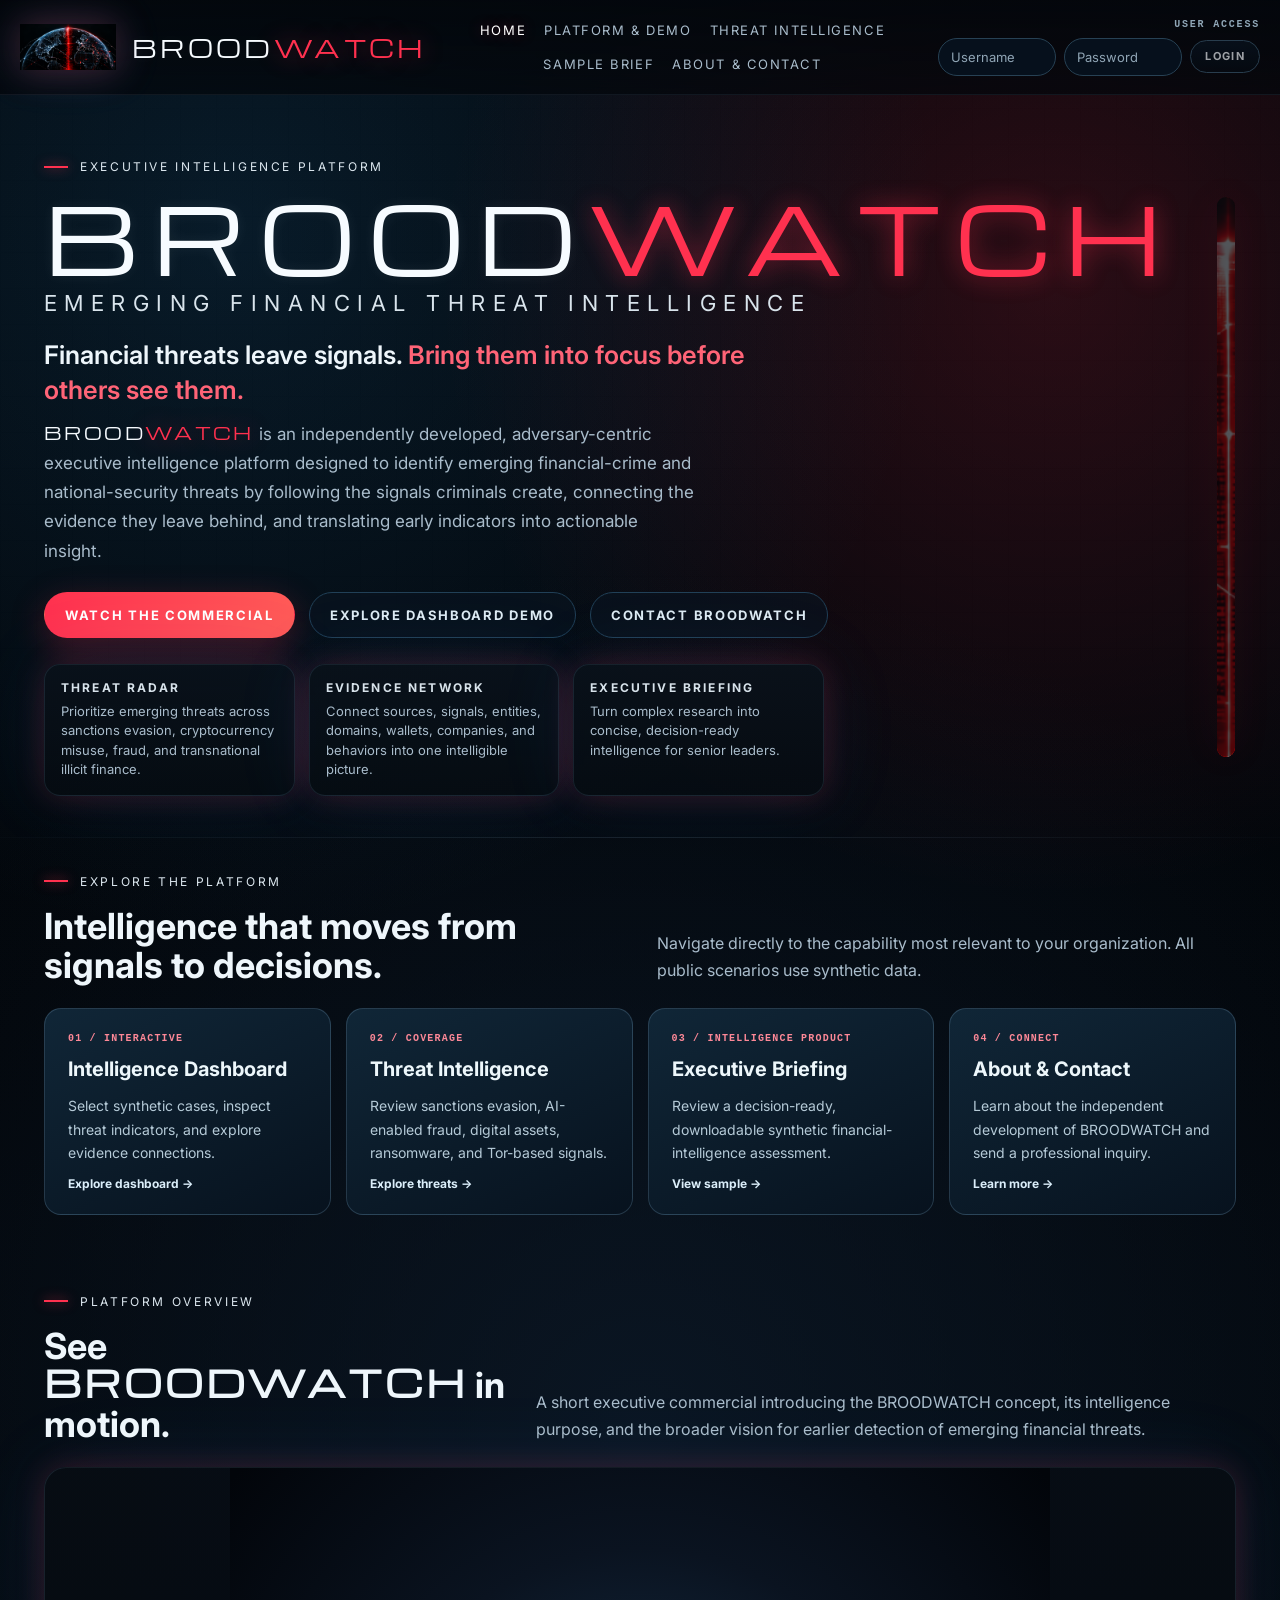
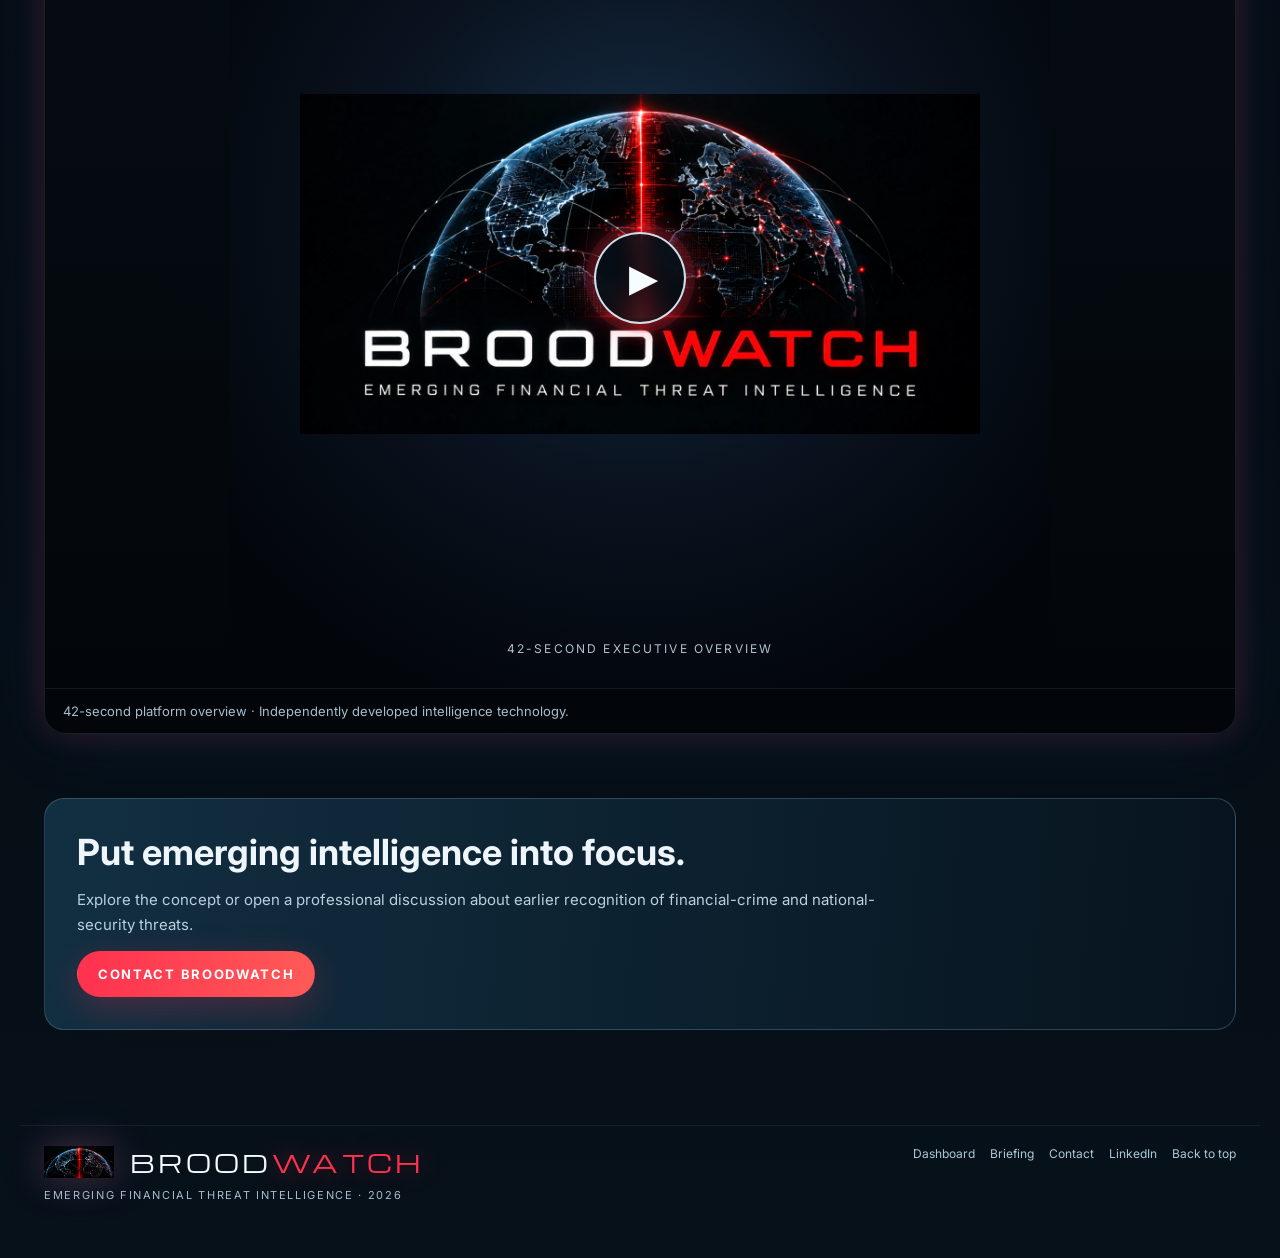
<file: index.html>
<!doctype html>
<html lang="en">
<head>
<meta charset="utf-8">
<meta name="viewport" content="width=device-width, initial-scale=1">
<title>BROODWATCH | Emerging Financial Crime &amp; Threat Intelligence</title>
<meta name="description" content="An independently developed, adversary-centric intelligence concept for anticipating financial crime, sanctions evasion, fraud, and national-security risk.">
<meta name="theme-color" content="#03070c">
<meta name="robots" content="index,follow,max-image-preview:large">
<link rel="canonical" href="https://broodwatch.com/">
<link rel="icon" href="favicon.svg" type="image/svg+xml">
<link rel="sitemap" href="sitemap.xml" type="application/xml">
<meta property="og:type" content="website">
<meta property="og:site_name" content="BROODWATCH">
<meta property="og:locale" content="en_US">
<meta property="og:title" content="BROODWATCH | Emerging Financial Crime &amp; Threat Intelligence">
<meta property="og:description" content="An independently developed, adversary-centric intelligence concept for anticipating financial crime, sanctions evasion, fraud, and national-security risk.">
<meta property="og:url" content="https://broodwatch.com/">
<meta property="og:image" content="https://broodwatch.com/broodwatch-linkedin-official.jpg">
<meta property="og:image:secure_url" content="https://broodwatch.com/broodwatch-linkedin-official.jpg">
<meta property="og:image:alt" content="Official BROODWATCH logo, illuminated blue and red global intelligence globe with white and red wordmark">
<meta property="og:image:type" content="image/jpeg">
<meta property="og:image:width" content="1200">
<meta property="og:image:height" content="627">
<meta name="twitter:card" content="summary_large_image">
<meta name="twitter:title" content="BROODWATCH | Emerging Financial Crime &amp; Threat Intelligence">
<meta name="twitter:description" content="An independently developed, adversary-centric intelligence concept for anticipating financial crime, sanctions evasion, fraud, and national-security risk.">
<meta name="twitter:image" content="https://broodwatch.com/broodwatch-linkedin-official.jpg">
<script type="application/ld+json">{"@context":"https://schema.org","@type":"WebPage","name":"BROODWATCH | Emerging Financial Crime & Threat Intelligence","description":"An independently developed, adversary-centric intelligence concept for anticipating financial crime, sanctions evasion, fraud, and national-security risk.","url":"https://broodwatch.com/","inLanguage":"en-US","isPartOf":{"@type":"WebSite","name":"BROODWATCH","url":"https://broodwatch.com/"}}</script>
<link rel="preconnect" href="https://fonts.googleapis.com">
<link rel="preconnect" href="https://fonts.gstatic.com" crossorigin>
<link href="https://fonts.googleapis.com/css2?family=Inter:wght@400;500;600;700;800;900&family=Michroma&display=swap" rel="stylesheet">
<link rel="stylesheet" href="site.css">
<script src="site.js" defer></script>
</head>
<body id="top">
<a class="skip-link" href="#main-content">Skip to content</a>
<header class="topbar">
    <div class="wrap nav">
      <a class="brand" href="index.html" aria-label="BROODWATCH home">
        <img class="brand-logo" src="broodwatch-globe-header-460.png" alt="BROODWATCH globe logo">
        <span class="brand-wordmark"><span class="brood">BROOD</span><span class="watch">WATCH</span></span>
      </a>
      <nav class="navlinks" aria-label="Primary navigation">
<a href="index.html" aria-current="page">Home</a>
<a href="platform.html">Platform & Demo</a>
<a href="threat-intelligence.html">Threat Intelligence</a>
<a href="sample-briefing.html">Sample Brief</a>
<a href="about.html">About & Contact</a>
</nav>
      <div class="login-shell">
        <div class="login-caption">User access</div>
        <div class="login-form" role="group" aria-label="Future user access, not active">
          <input type="text" placeholder="Username" autocomplete="off" spellcheck="false" aria-label="Username, preview only">
          <input type="password" placeholder="Password" autocomplete="new-password" aria-label="Password, preview only">
          <button type="button" disabled aria-disabled="true" title="User login is not active">Login</button>
        </div>
      </div>
    </div>
  </header>
<main id="main-content">
<section class="hero">
    <div class="wrap hero-grid">
      <div>
        <div class="eyebrow">Executive Intelligence Platform</div>
        <h1 class="hero-wordmark"><span class="brood">BROOD</span><span class="watch">WATCH</span></h1>
        <div class="subbrand">Emerging Financial Threat Intelligence</div>
        <p class="lede">Financial threats leave signals. <span class="red">Bring them into focus before others see them.</span></p>
        <p class="summary"><span class="bw-inline"><span class="brood">BROOD</span><span class="watch">WATCH</span></span> is an independently developed, adversary-centric executive intelligence platform designed to identify emerging financial-crime and national-security threats by following the signals criminals create, connecting the evidence they leave behind, and translating early indicators into actionable insight.</p>
        <div class="actions">
          <a class="btn primary" href="#overview">Watch the commercial</a>
          <a class="btn secondary" href="platform.html#intelligence-demo">Explore dashboard demo</a>
          <a class="btn secondary" href="about.html#contact">Contact BROODWATCH</a>
        </div>
        <div class="highlights">
          <div class="chip"><b>Threat Radar</b><span>Prioritize emerging threats across sanctions evasion, cryptocurrency misuse, fraud, and transnational illicit finance.</span></div>
          <div class="chip"><b>Evidence Network</b><span>Connect sources, signals, entities, domains, wallets, companies, and behaviors into one intelligible picture.</span></div>
          <div class="chip"><b>Executive Briefing</b><span>Turn complex research into concise, decision-ready intelligence for senior leaders.</span></div>
        </div>
      </div>
      <div class="hero-visual" aria-label="BROODWATCH globe — global financial threat intelligence" role="img">
        <img class="hero-globe" src="broodwatch-globe-header-460.png" alt="" aria-hidden="true" decoding="async">
      </div>
    </div>
  </section>
<section class="section site-routes"><div class="wrap"><div class="section-head"><div><div class="eyebrow">Explore the platform</div><h2>Intelligence that moves from signals to decisions.</h2></div><p>Navigate directly to the capability most relevant to your organization. All public scenarios use synthetic data.</p></div><div class="route-grid"><a class="route-card" href="platform.html#intelligence-demo"><span class="route-kicker">01 / Interactive</span><strong>Intelligence Dashboard</strong><span class="route-description">Select synthetic cases, inspect threat indicators, and explore evidence connections.</span><span class="route-action">Explore dashboard →</span></a><a class="route-card" href="threat-intelligence.html"><span class="route-kicker">02 / Coverage</span><strong>Threat Intelligence</strong><span class="route-description">Review sanctions evasion, AI-enabled fraud, digital assets, ransomware, and Tor-based signals.</span><span class="route-action">Explore threats →</span></a><a class="route-card" href="sample-briefing.html"><span class="route-kicker">03 / Intelligence Product</span><strong>Executive Briefing</strong><span class="route-description">Review a decision-ready, downloadable synthetic financial-intelligence assessment.</span><span class="route-action">View sample →</span></a><a class="route-card" href="about.html"><span class="route-kicker">04 / Connect</span><strong>About & Contact</strong><span class="route-description">Learn about the independent development of BROODWATCH and send a professional inquiry.</span><span class="route-action">Learn more →</span></a></div></div></section>
<section class="section" id="overview"><div class="wrap"><div class="section-head"><div><div class="eyebrow">Platform overview</div><h2>See <span class="broodwatch-wordmark wordmark-heading"><span class="brood">BROOD</span><span class="watch">WATCH</span></span> in motion.</h2></div><p>A short executive commercial introducing the BROODWATCH concept, its intelligence purpose, and the broader vision for earlier detection of emerging financial threats.</p></div><div class="video-shell"><div class="video-player"><div class="video-placeholder" aria-label="BROODWATCH commercial preview"><img class="commercial-logo" src="broodwatch-logo-full.webp" alt="Official BROODWATCH globe and red-white logo" loading="lazy"><small>42-second executive overview</small></div><video controls preload="metadata" playsinline poster="broodwatch-logo-full.webp" aria-label="BROODWATCH 42-second commercial"><source src="Broodwatch_LinkedIn_Commercial_42s_v22.mp4" type="video/mp4">Your browser does not support embedded video.</video><button class="video-play" type="button" aria-label="Play the BROODWATCH commercial" title="Play commercial"><span aria-hidden="true">▶</span></button></div><div class="video-note">42-second platform overview · Independently developed intelligence technology.</div></div></div></section>
<section class="page-end-cta"><div class="wrap"><div class="page-end-panel"><h2>Put emerging intelligence into focus.</h2><p>Explore the concept or open a professional discussion about earlier recognition of financial-crime and national-security threats.</p><a href="about.html#contact" class="btn primary">Contact BROODWATCH</a></div></div></section>
</main>
<footer><div class="wrap foot"><div><div class="brand" style="margin-bottom:10px"><img class="brand-logo" src="broodwatch-globe-header-460.png" alt="BROODWATCH globe logo" style="width:70px"><span class="brand-wordmark"><span class="brood">BROOD</span><span class="watch">WATCH</span></span></div><div class="tiny">Emerging financial threat intelligence · <span id="year">2026</span></div></div><div class="site-footer-links"><a href="platform.html">Dashboard</a><a href="sample-briefing.html">Briefing</a><a href="about.html#contact">Contact</a><a href="https://www.linkedin.com/in/todd-porinsky-6a8307349" target="_blank" rel="noopener noreferrer">LinkedIn</a><a href="#top">Back to top</a></div></div></footer>
</body>
</html>
</file>
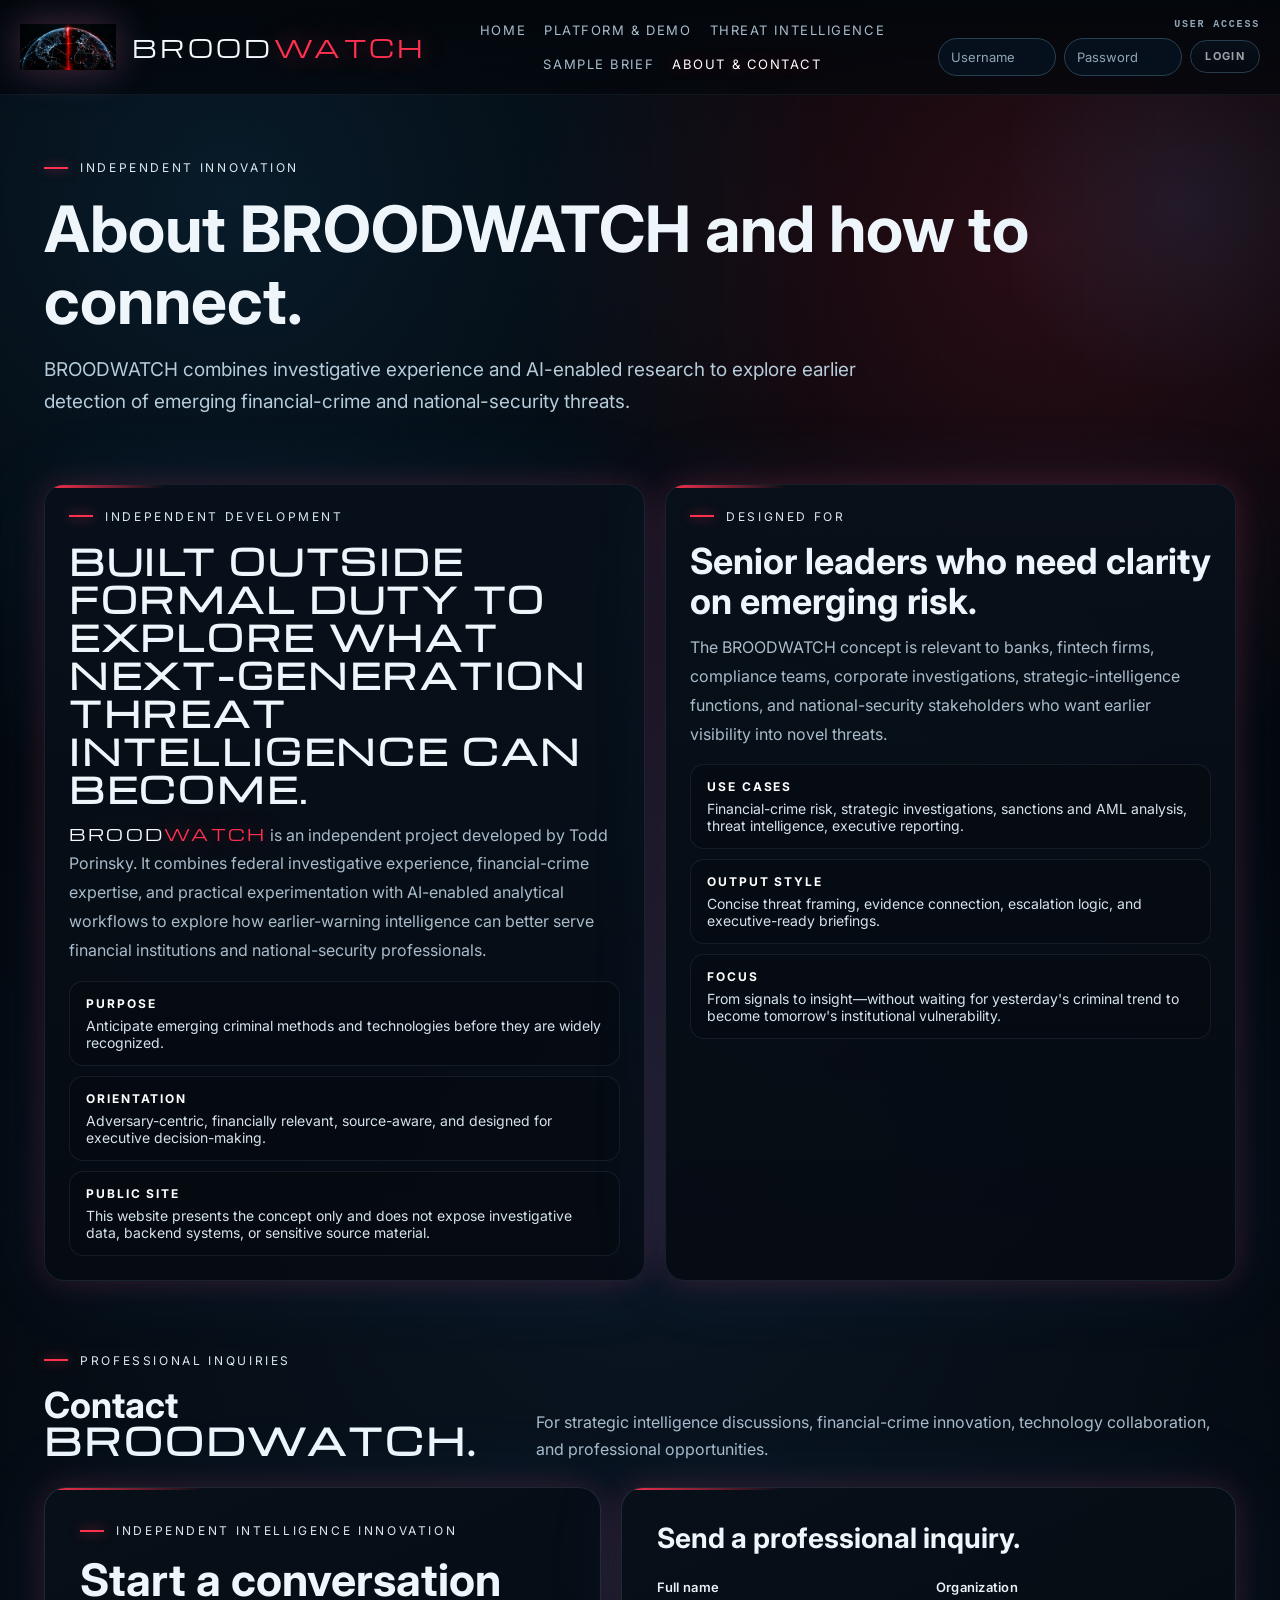
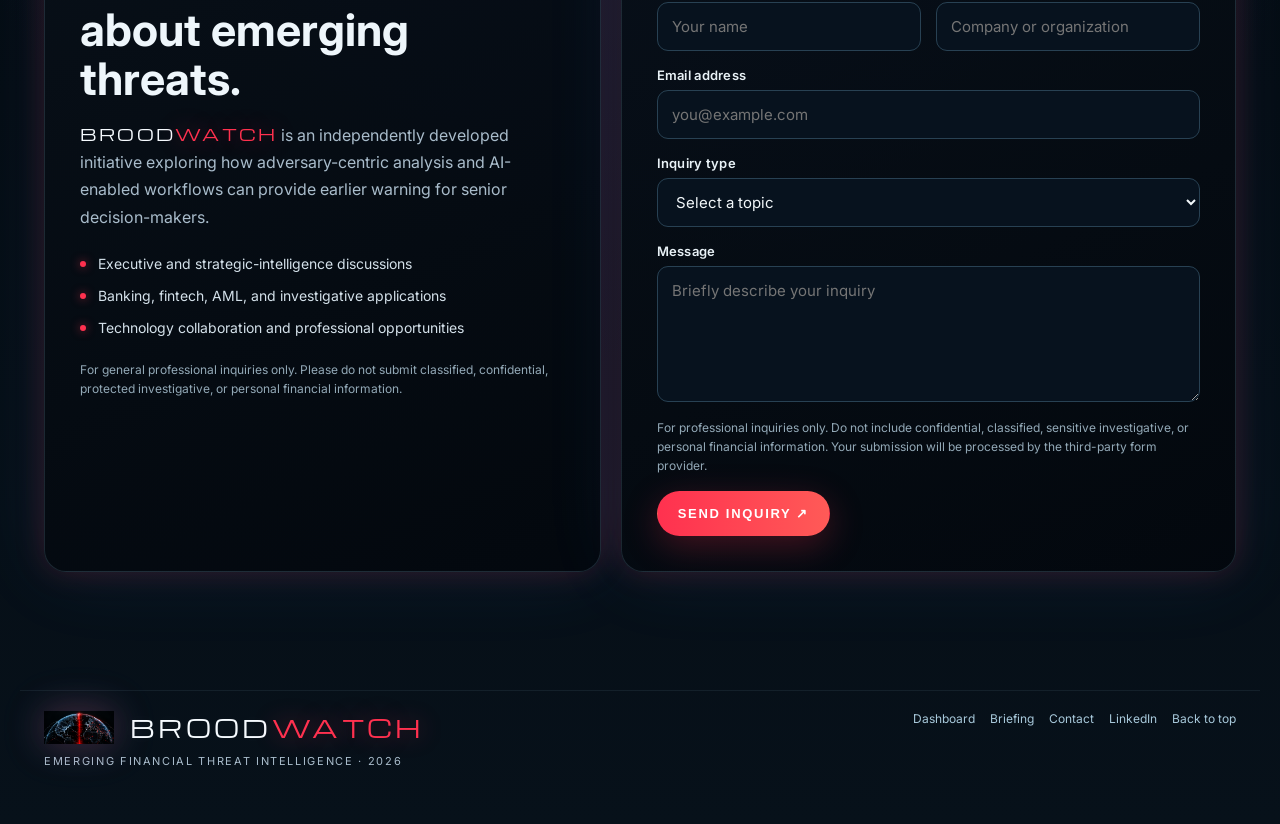
<file: about.html>
<!doctype html>
<html lang="en">
<head>
<meta charset="utf-8">
<meta name="viewport" content="width=device-width, initial-scale=1">
<title>About &amp; Contact | BROODWATCH Threat Intelligence</title>
<meta name="description" content="Learn about the independent development of BROODWATCH, its adversary-centric approach, and how to make a professional inquiry.">
<meta name="theme-color" content="#03070c">
<meta name="robots" content="index,follow,max-image-preview:large">
<link rel="canonical" href="https://broodwatch.com/about.html">
<link rel="icon" href="favicon.svg" type="image/svg+xml">
<link rel="sitemap" href="sitemap.xml" type="application/xml">
<meta property="og:type" content="website">
<meta property="og:site_name" content="BROODWATCH">
<meta property="og:locale" content="en_US">
<meta property="og:title" content="About &amp; Contact | BROODWATCH Threat Intelligence">
<meta property="og:description" content="Learn about the independent development of BROODWATCH, its adversary-centric approach, and how to make a professional inquiry.">
<meta property="og:url" content="https://broodwatch.com/about.html">
<meta property="og:image" content="https://broodwatch.com/broodwatch-linkedin-official.jpg">
<meta property="og:image:secure_url" content="https://broodwatch.com/broodwatch-linkedin-official.jpg">
<meta property="og:image:alt" content="Official BROODWATCH logo, illuminated blue and red global intelligence globe with white and red wordmark">
<meta property="og:image:type" content="image/jpeg">
<meta property="og:image:width" content="1200">
<meta property="og:image:height" content="627">
<meta name="twitter:card" content="summary_large_image">
<meta name="twitter:title" content="About &amp; Contact | BROODWATCH Threat Intelligence">
<meta name="twitter:description" content="Learn about the independent development of BROODWATCH, its adversary-centric approach, and how to make a professional inquiry.">
<meta name="twitter:image" content="https://broodwatch.com/broodwatch-linkedin-official.jpg">
<script type="application/ld+json">{"@context":"https://schema.org","@type":"WebPage","name":"About & Contact | BROODWATCH Threat Intelligence","description":"Learn about the independent development of BROODWATCH, its adversary-centric approach, and how to make a professional inquiry.","url":"https://broodwatch.com/about.html","inLanguage":"en-US","isPartOf":{"@type":"WebSite","name":"BROODWATCH","url":"https://broodwatch.com/"}}</script>
<link rel="preconnect" href="https://fonts.googleapis.com">
<link rel="preconnect" href="https://fonts.gstatic.com" crossorigin>
<link href="https://fonts.googleapis.com/css2?family=Inter:wght@400;500;600;700;800;900&family=Michroma&display=swap" rel="stylesheet">
<link rel="stylesheet" href="site.css">
<script src="site.js" defer></script>
</head>
<body id="top">
<a class="skip-link" href="#main-content">Skip to content</a>
<header class="topbar">
    <div class="wrap nav">
      <a class="brand" href="index.html" aria-label="BROODWATCH home">
        <img class="brand-logo" src="broodwatch-globe-header-460.png" alt="BROODWATCH globe logo">
        <span class="brand-wordmark"><span class="brood">BROOD</span><span class="watch">WATCH</span></span>
      </a>
      <nav class="navlinks" aria-label="Primary navigation">
<a href="index.html">Home</a>
<a href="platform.html">Platform & Demo</a>
<a href="threat-intelligence.html">Threat Intelligence</a>
<a href="sample-briefing.html">Sample Brief</a>
<a href="about.html" aria-current="page">About & Contact</a>
</nav>
      <div class="login-shell">
        <div class="login-caption">User access</div>
        <div class="login-form" role="group" aria-label="Future user access, not active">
          <input type="text" placeholder="Username" autocomplete="off" spellcheck="false" aria-label="Username, preview only">
          <input type="password" placeholder="Password" autocomplete="new-password" aria-label="Password, preview only">
          <button type="button" disabled aria-disabled="true" title="User login is not active">Login</button>
        </div>
      </div>
    </div>
  </header>
<main id="main-content">
<section class="section page-intro"><div class="wrap"><div class="eyebrow">Independent innovation</div><h1>About BROODWATCH and how to connect.</h1><p>BROODWATCH combines investigative experience and AI-enabled research to explore earlier detection of emerging financial-crime and national-security threats.</p></div></section>
<section class="section" id="about"><div class="wrap about"><div class="panel"><div class="eyebrow">Independent development</div><h2 class="wordmark-heading" style="margin:0 0 12px;font-size:34px;line-height:1.12">Built outside formal duty to explore what next-generation threat intelligence can become.</h2><p style="margin:0;color:var(--muted);line-height:1.8;font-size:16px"><span class="bw-inline"><span class="brood">BROOD</span><span class="watch">WATCH</span></span> is an independent project developed by Todd Porinsky. It combines federal investigative experience, financial-crime expertise, and practical experimentation with AI-enabled analytical workflows to explore how earlier-warning intelligence can better serve financial institutions and national-security professionals.</p><div class="list"><div><b>Purpose</b>Anticipate emerging criminal methods and technologies before they are widely recognized.</div><div><b>Orientation</b>Adversary-centric, financially relevant, source-aware, and designed for executive decision-making.</div><div><b>Public site</b>This website presents the concept only and does not expose investigative data, backend systems, or sensitive source material.</div></div></div><div class="panel"><div class="eyebrow">Designed for</div><h2 style="margin:0 0 12px;font-size:36px;line-height:1.1">Senior leaders who need clarity on emerging risk.</h2><p style="margin:0;color:var(--muted);line-height:1.8;font-size:16px">The BROODWATCH concept is relevant to banks, fintech firms, compliance teams, corporate investigations, strategic-intelligence functions, and national-security stakeholders who want earlier visibility into novel threats.</p><div class="list"><div><b>Use cases</b>Financial-crime risk, strategic investigations, sanctions and AML analysis, threat intelligence, executive reporting.</div><div><b>Output style</b>Concise threat framing, evidence connection, escalation logic, and executive-ready briefings.</div><div><b>Focus</b>From signals to insight—without waiting for yesterday's criminal trend to become tomorrow's institutional vulnerability.</div></div></div></div></section>
<section class="section contact-section" id="contact" aria-labelledby="contact-heading"><div class="wrap"><div class="section-head"><div><div class="eyebrow">Professional inquiries</div><h2 id="contact-heading">Contact <span class="broodwatch-wordmark wordmark-heading"><span class="brood">BROOD</span><span class="watch">WATCH</span></span>.</h2></div><p>For strategic intelligence discussions, financial-crime innovation, technology collaboration, and professional opportunities.</p></div><div class="contact-grid"><div class="contact-intro"><div class="eyebrow">Independent intelligence innovation</div><h2>Start a conversation about emerging threats.</h2><p><span class="bw-inline"><span class="brood">BROOD</span><span class="watch">WATCH</span></span> is an independently developed initiative exploring how adversary-centric analysis and AI-enabled workflows can provide earlier warning for senior decision-makers.</p><ul class="contact-points"><li>Executive and strategic-intelligence discussions</li><li>Banking, fintech, AML, and investigative applications</li><li>Technology collaboration and professional opportunities</li></ul><p class="form-privacy">For general professional inquiries only. Please do not submit classified, confidential, protected investigative, or personal financial information.</p></div><div class="contact-panel"><form id="broodwatch-contact-form" class="contact-form" action="https://formspree.io/f/meagknyn" method="POST" accept-charset="UTF-8" aria-label="Contact BROODWATCH"><h3>Send a professional inquiry.</h3><div class="form-row"><label>Full name <input name="name" type="text" autocomplete="name" maxlength="120" required placeholder="Your name"></label><label>Organization <input name="organization" type="text" autocomplete="organization" maxlength="150" placeholder="Company or organization"></label></div><label>Email address <input name="email" type="email" autocomplete="email" maxlength="200" required placeholder="you@example.com"></label><label>Inquiry type<select name="inquiry_type" required><option value="" selected disabled>Select a topic</option><option>Strategic partnership</option><option>Financial-crime / intelligence discussion</option><option>Technology collaboration</option><option>Professional opportunity</option><option>Other inquiry</option></select></label><label>Message <textarea name="message" required minlength="10" maxlength="4000" placeholder="Briefly describe your inquiry"></textarea></label><label class="honeypot" aria-hidden="true">Leave this field empty <input name="_gotcha" type="text" autocomplete="off" tabindex="-1"></label><p class="form-privacy">For professional inquiries only. Do not include confidential, classified, sensitive investigative, or personal financial information. Your submission will be processed by the third-party form provider.</p><button class="btn primary" type="submit">Send inquiry ↗</button></form></div></div></div></section>
</main>
<footer><div class="wrap foot"><div><div class="brand" style="margin-bottom:10px"><img class="brand-logo" src="broodwatch-globe-header-460.png" alt="BROODWATCH globe logo" style="width:70px"><span class="brand-wordmark"><span class="brood">BROOD</span><span class="watch">WATCH</span></span></div><div class="tiny">Emerging financial threat intelligence · <span id="year">2026</span></div></div><div class="site-footer-links"><a href="platform.html">Dashboard</a><a href="sample-briefing.html">Briefing</a><a href="about.html#contact">Contact</a><a href="https://www.linkedin.com/in/todd-porinsky-6a8307349" target="_blank" rel="noopener noreferrer">LinkedIn</a><a href="#top">Back to top</a></div></div></footer>
</body>
</html>
</file>
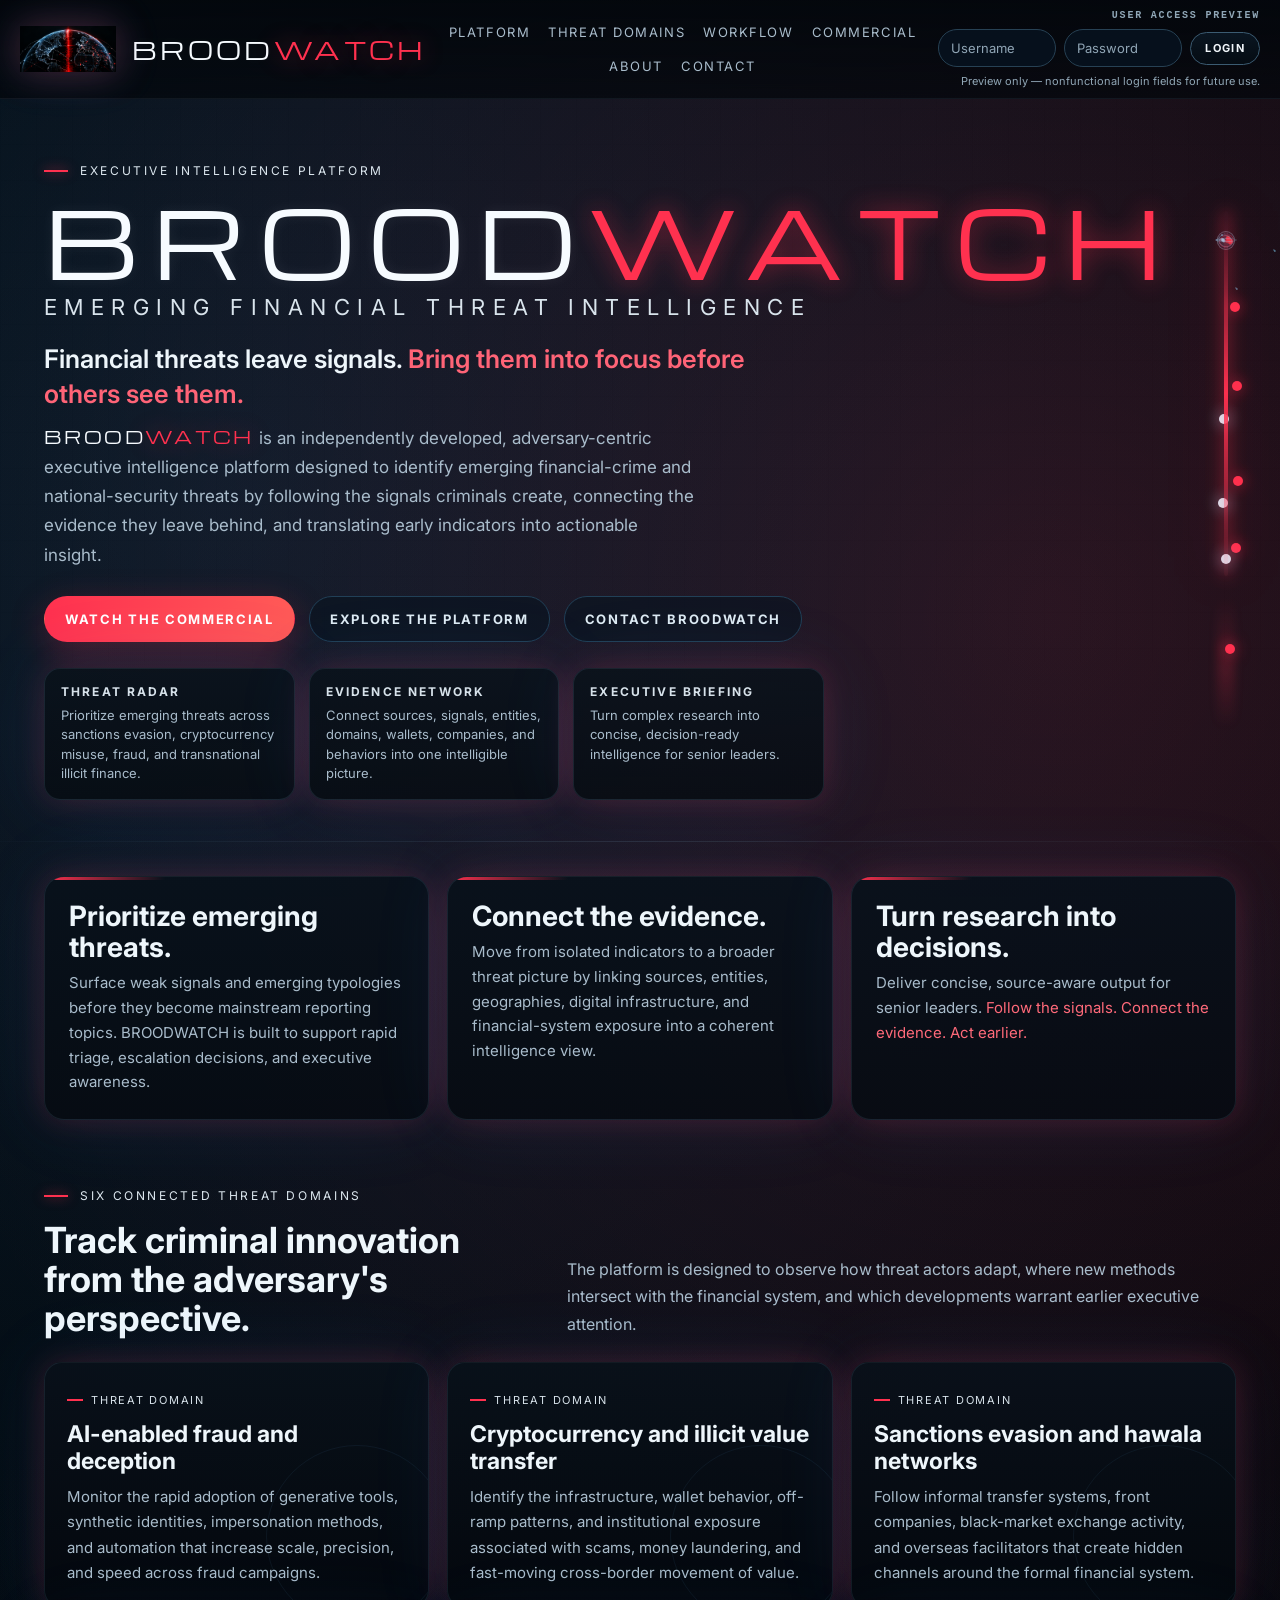
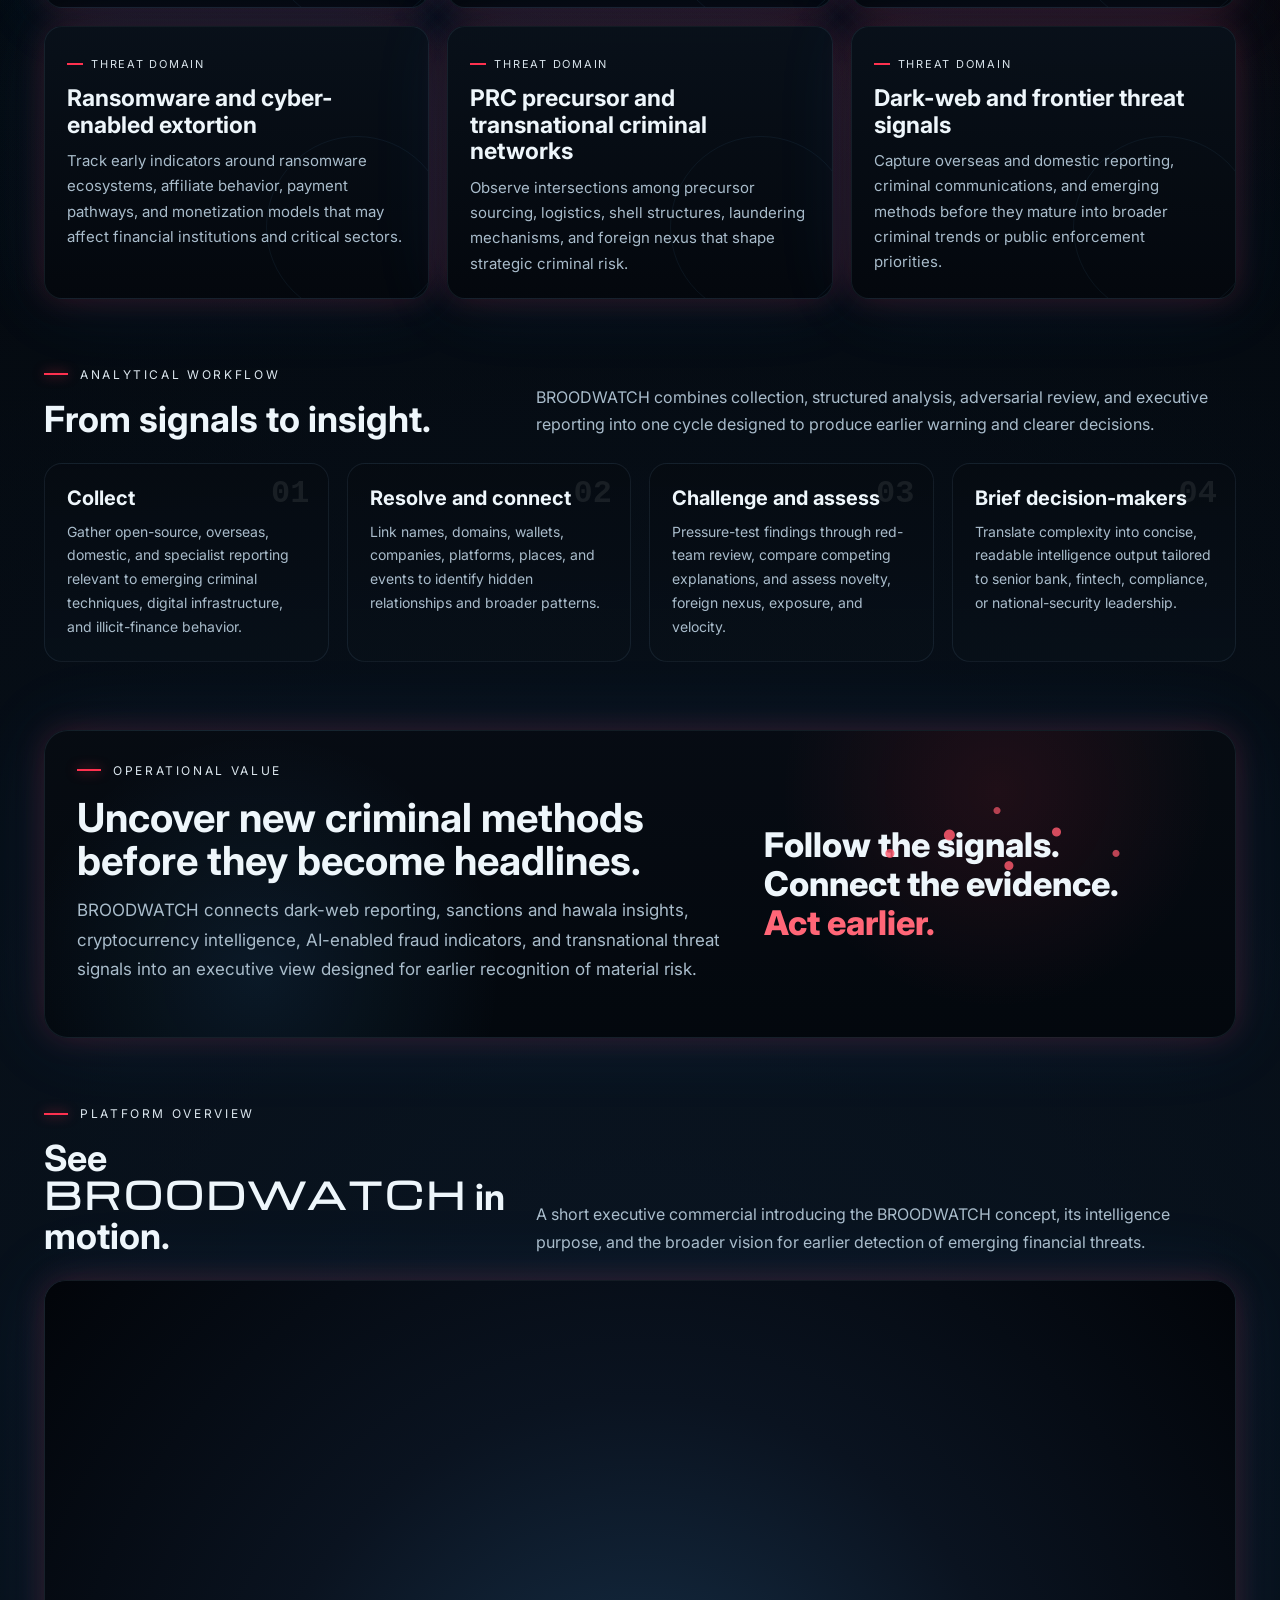
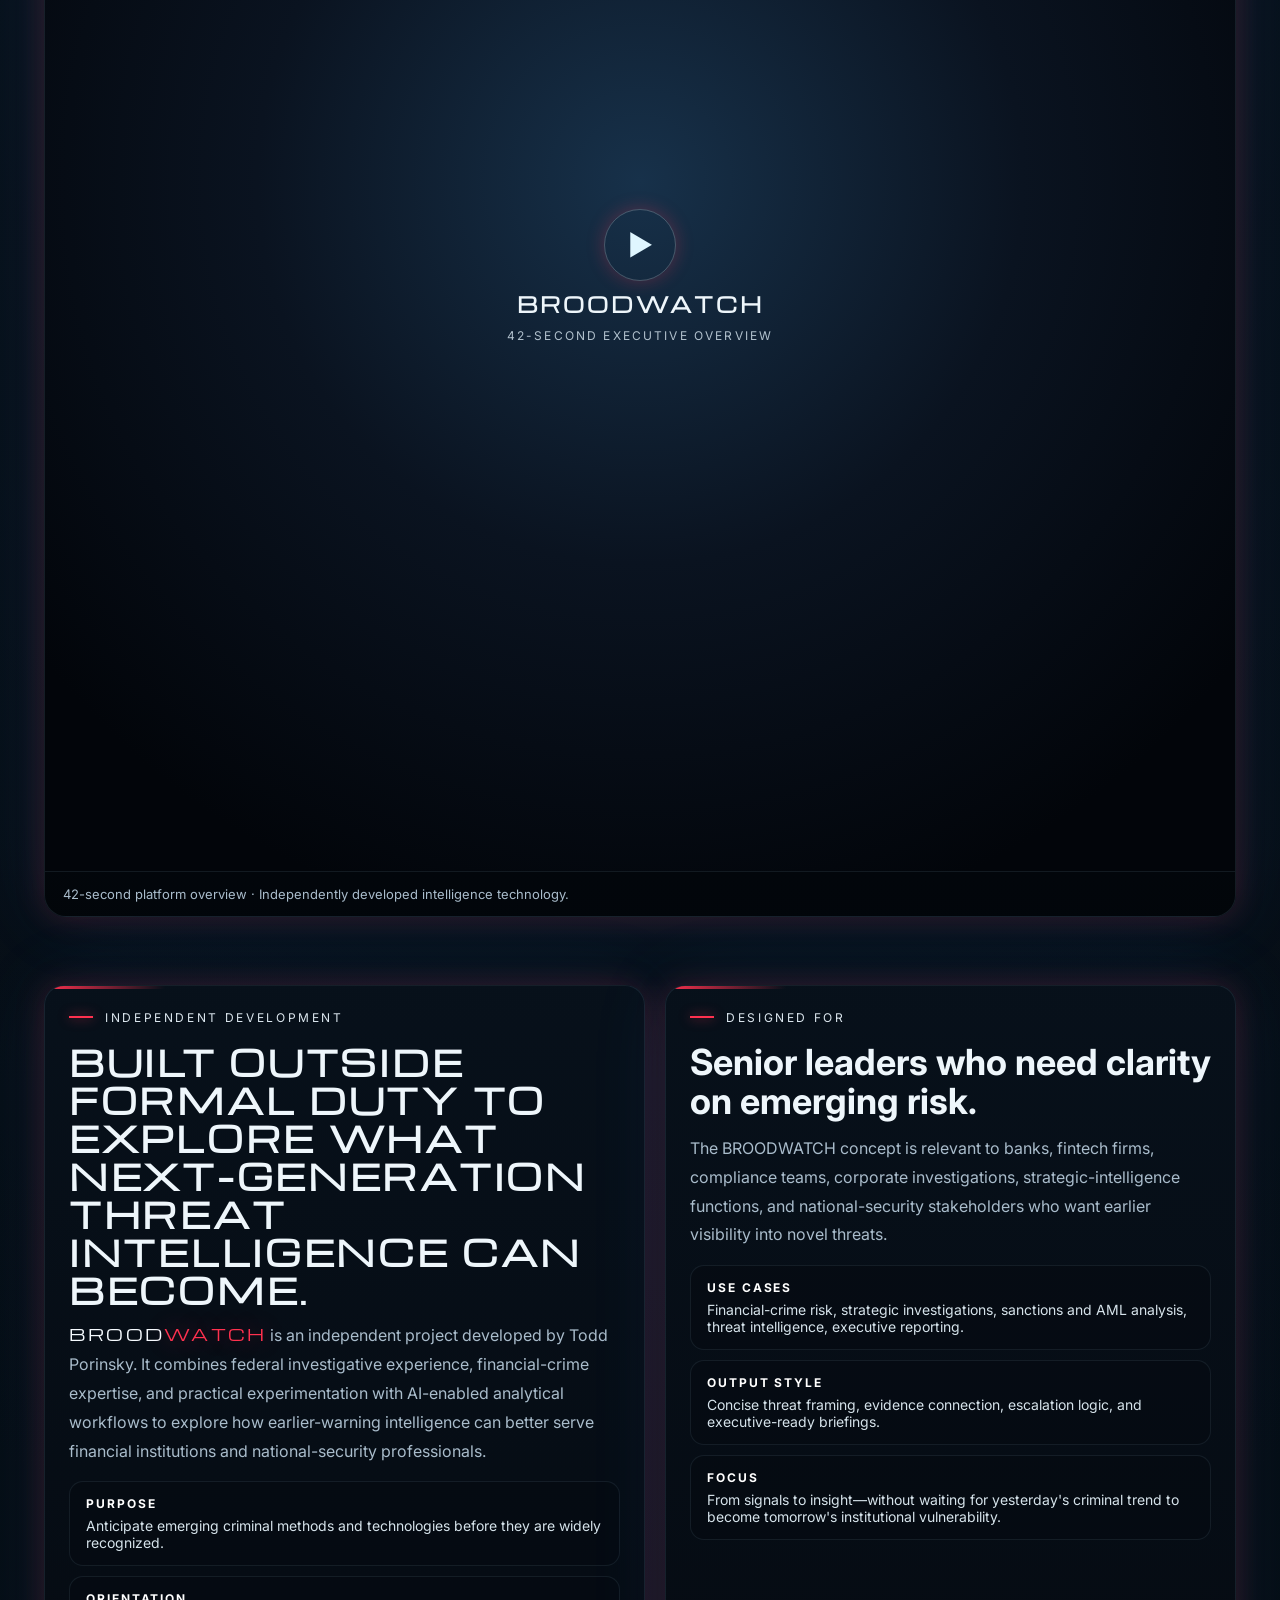
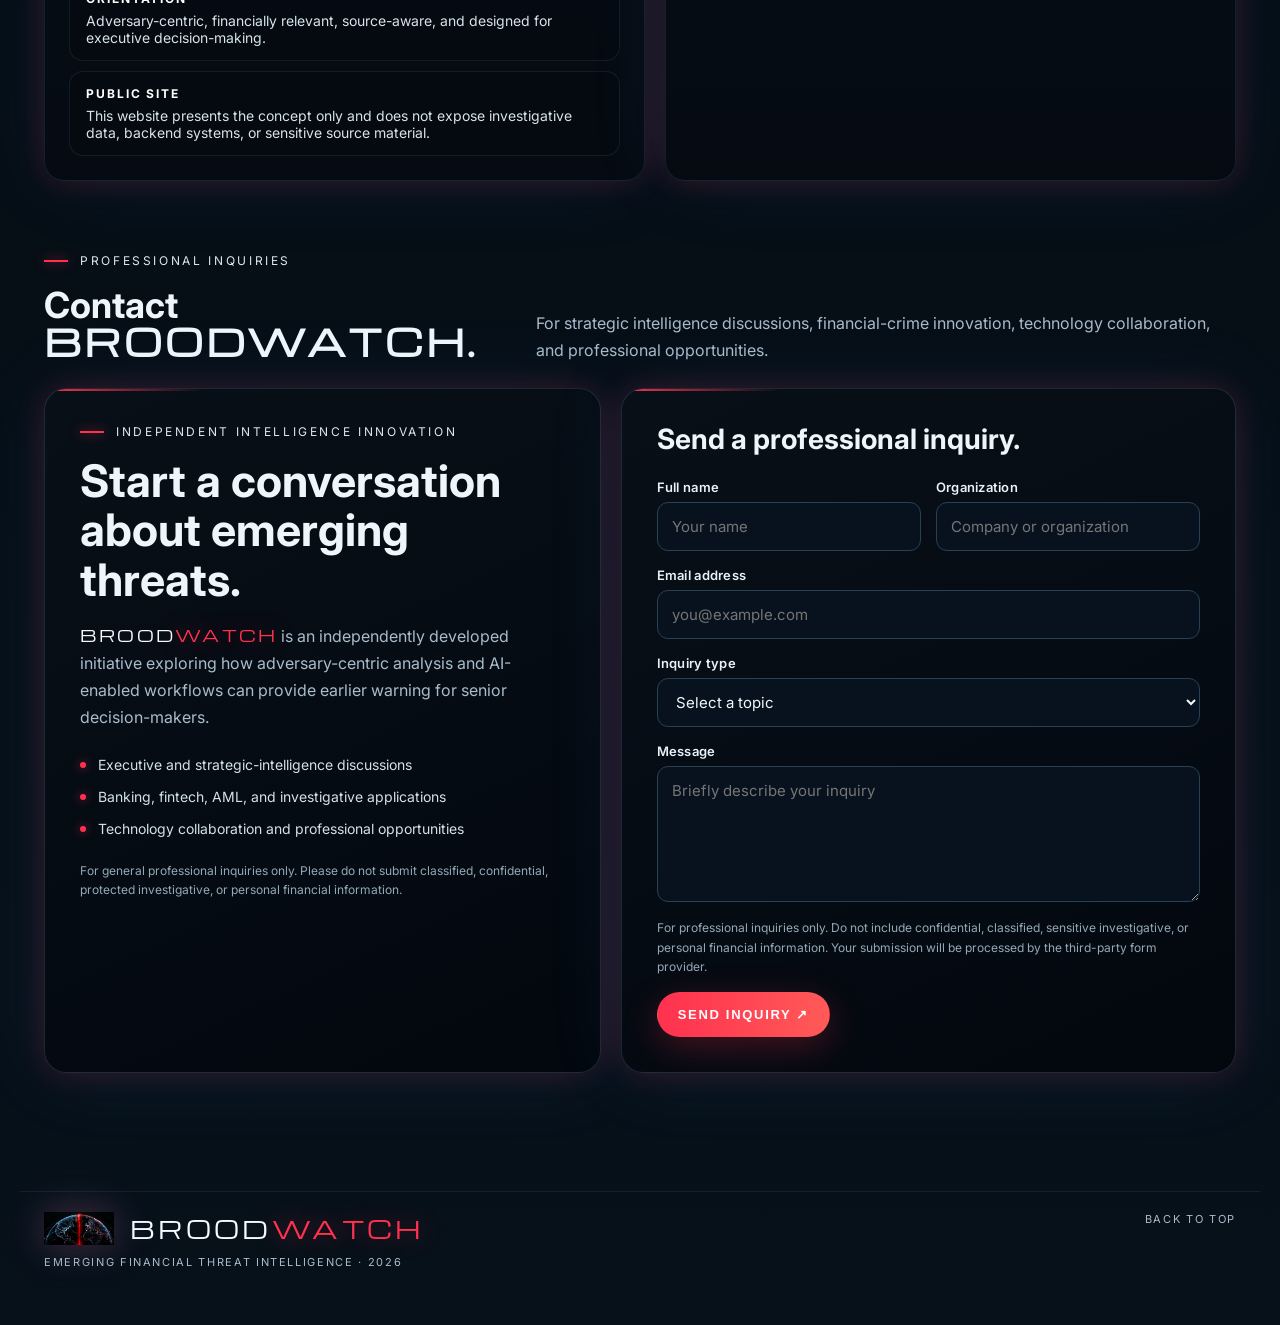
<file: broodwatch_site_refresh.html>
<!doctype html>
<html lang="en">
<head>
  <meta charset="utf-8">
  <meta name="viewport" content="width=device-width, initial-scale=1">
  <meta name="robots" content="noindex,follow">
  <link rel="canonical" href="https://broodwatch.com/">
  <title>BROODWATCH | Emerging Financial Threat Intelligence</title>
  <meta name="theme-color" content="#03070c">
  <meta name="description" content="BROODWATCH is an independently developed executive intelligence platform focused on emerging financial-crime and national-security threats.">
  <link rel="preconnect" href="https://fonts.googleapis.com">
  <link rel="preconnect" href="https://fonts.gstatic.com" crossorigin>
  <link href="https://fonts.googleapis.com/css2?family=Inter:wght@400;500;600;700;800;900&family=Michroma&display=swap" rel="stylesheet">
  <style>
    :root{
      --bg:#03070c;--bg2:#07111a;--panel:#08111b;--text:#eef6fb;--muted:#a9bccb;
      --red:#ff314f;--red2:#ff505f;--blue:#8adaff;--line:#173042;
      --glow:0 0 30px rgba(255,49,79,.18),0 0 80px rgba(56,156,255,.10);
      --radius:20px;--max:1240px;--mono:ui-monospace,SFMono-Regular,Menlo,Consolas,monospace;
      --sans:Inter,Segoe UI,Arial,sans-serif;--brand:Michroma,Orbitron,Arial Black,sans-serif;
    }
    *{box-sizing:border-box}
    html{scroll-behavior:smooth}
    body{margin:0;font-family:var(--sans);color:var(--text);background:
      radial-gradient(circle at 18% 8%, rgba(36,122,182,.18), transparent 25%),
      radial-gradient(circle at 82% 10%, rgba(255,49,79,.16), transparent 22%),
      radial-gradient(circle at 50% 50%, rgba(12,25,40,.8), transparent 55%),
      linear-gradient(180deg,#02060a 0%,#03070c 40%,#07111a 100%);min-height:100vh;overflow-x:hidden}
    body:before{content:"";position:fixed;inset:0;pointer-events:none;opacity:.28;background-image:linear-gradient(rgba(73,96,117,.18) 1px, transparent 1px),linear-gradient(90deg, rgba(73,96,117,.18) 1px, transparent 1px);background-size:36px 36px;mask-image:linear-gradient(180deg, rgba(0,0,0,.18), rgba(0,0,0,.04))}
    a{color:inherit;text-decoration:none}
    .wrap{max-width:var(--max);margin:0 auto;padding:0 24px}
    .broodwatch-wordmark,.brand-wordmark,.hero-wordmark,.bw-inline{font-family:var(--brand);text-transform:uppercase;letter-spacing:.14em;line-height:.94}
    .brand-wordmark .brood,.hero-wordmark .brood,.bw-inline .brood{color:#f6fbff;text-shadow:0 0 14px rgba(255,255,255,.07)}
    .brand-wordmark .watch,.hero-wordmark .watch,.bw-inline .watch{color:var(--red);text-shadow:0 0 25px rgba(255,49,79,.48)}
    .brand-wordmark{font-size:24px}
    .bw-inline{font-size:1em}
    .topbar{position:sticky;top:0;z-index:30;backdrop-filter:blur(16px);background:linear-gradient(180deg, rgba(3,7,12,.95), rgba(3,7,12,.72));border-bottom:1px solid rgba(115,148,173,.12)}
    .nav{display:grid;grid-template-columns:auto 1fr auto;align-items:center;gap:18px;min-height:94px;padding:10px 0}
    .brand{display:flex;align-items:center;gap:16px;min-width:0}
    .brand-logo{width:96px;height:auto;display:block;filter:drop-shadow(0 0 18px rgba(255,49,79,.22)) drop-shadow(0 0 20px rgba(87,174,255,.16))}
    .navlinks{display:flex;justify-content:center;flex-wrap:wrap;gap:18px;color:var(--muted);font-size:13px;text-transform:uppercase;letter-spacing:.12em}
    .navlinks a{transition:.2s color}.navlinks a:hover{color:var(--text)}
    .login-shell{display:flex;flex-direction:column;gap:7px;align-items:flex-end}
    .login-caption{font:600 10px/1.2 var(--mono);letter-spacing:.18em;text-transform:uppercase;color:#90a7b7}
    .login-form{display:flex;gap:8px;align-items:center}
    .login-form input{width:118px;padding:10px 12px;border-radius:999px;border:1px solid #274154;background:rgba(7,18,30,.92);color:#eef6fb;font:13px var(--sans);outline:none}
    .login-form input::placeholder{color:#90a5b5}
    .login-form button{padding:10px 14px;border-radius:999px;border:1px solid #3b5b71;background:linear-gradient(180deg, rgba(10,22,34,.96), rgba(5,12,19,.96));color:#f0f5f9;font:700 11px/1 var(--sans);letter-spacing:.12em;text-transform:uppercase;cursor:pointer}
    .login-note{font-size:11px;color:#91a7b6;text-align:right;max-width:310px}
    .hero{position:relative;padding:64px 0 42px;overflow:hidden}.hero:before{content:"";position:absolute;left:-8%;right:-8%;bottom:0;height:1px;background:linear-gradient(90deg,transparent, rgba(111,139,161,.18), transparent)}
    .hero-grid{display:grid;grid-template-columns:1.05fr .95fr;gap:42px;align-items:center}
    .eyebrow{display:flex;align-items:center;gap:12px;color:#dce7ef;font-size:12px;text-transform:uppercase;letter-spacing:.22em;margin-bottom:18px}.eyebrow:before{content:"";display:block;width:24px;height:2px;background:var(--red);box-shadow:0 0 12px rgba(255,49,79,.75)}
    .hero-wordmark{margin:0 0 12px;font-size:clamp(44px,8vw,92px);font-weight:400}
    .subbrand{font-size:clamp(14px,1.9vw,22px);letter-spacing:.34em;text-transform:uppercase;color:#d9e4ec;margin-bottom:22px}
    .lede{font-size:clamp(18px,2vw,26px);line-height:1.35;font-weight:600;max-width:760px;margin:0 0 12px}.lede .red{color:#ff6477}
    .summary{max-width:650px;color:var(--muted);font-size:17px;line-height:1.72;margin:0 0 26px}
    .actions{display:flex;flex-wrap:wrap;gap:14px;margin:24px 0 26px}
    .btn{display:inline-flex;align-items:center;justify-content:center;gap:10px;padding:14px 20px;border-radius:999px;font-weight:700;font-size:13px;letter-spacing:.13em;text-transform:uppercase;border:1px solid transparent;transition:.2s transform,.2s border-color,.2s background}.btn:hover{transform:translateY(-1px)}
    .btn.primary{background:linear-gradient(90deg,var(--red),#ff5a57);color:#fff;box-shadow:0 10px 35px rgba(255,49,79,.25)}
    .btn.secondary{border-color:#214057;background:rgba(10,21,32,.66);color:#deebf3}.btn.secondary:hover{border-color:#3e6b88}
    .highlights{display:grid;grid-template-columns:repeat(3,minmax(0,1fr));gap:14px;max-width:780px}
    .chip{padding:15px 16px;border:1px solid rgba(91,121,145,.2);border-radius:16px;background:linear-gradient(180deg, rgba(10,18,27,.88), rgba(6,12,18,.82));box-shadow:var(--glow)}
    .chip b{display:block;font-size:12px;letter-spacing:.18em;text-transform:uppercase;margin-bottom:7px;color:#d7e2ea}.chip span{display:block;color:var(--muted);font-size:13px;line-height:1.5}
    .hero-visual{position:relative;min-height:560px}.beam{position:absolute;left:50%;top:10px;transform:translateX(-50%);width:4px;height:365px;background:linear-gradient(180deg, rgba(255,49,79,.1), rgba(255,49,79,.98), rgba(255,49,79,.15));box-shadow:0 0 16px rgba(255,49,79,.8),0 0 55px rgba(255,49,79,.4);z-index:4;border-radius:999px}
    .globe{position:absolute;left:50%;top:30px;transform:translateX(-50%);width:min(100%,540px);aspect-ratio:1/1;border-radius:50%;border:1px solid rgba(176,226,255,.34);box-shadow:inset 0 0 70px rgba(32,95,143,.15),0 0 60px rgba(78,171,255,.12);background:radial-gradient(circle at 50% 47%, rgba(21,61,91,.30), rgba(7,14,22,.08) 58%, transparent 72%),repeating-linear-gradient(90deg, transparent 0 42px, rgba(142,200,236,.1) 43px, transparent 44px),repeating-linear-gradient(0deg, transparent 0 42px, rgba(142,200,236,.1) 43px, transparent 44px),radial-gradient(circle at 50% 50%, rgba(255,255,255,.04), rgba(0,0,0,.02));overflow:hidden}
    .globe:before,.globe:after{content:"";position:absolute;inset:0;border-radius:50%;pointer-events:none}
    .globe:before{background:radial-gradient(circle at 25% 44%, rgba(163,226,255,.68) 0 1px, transparent 2px),radial-gradient(circle at 32% 47%, rgba(163,226,255,.9) 0 1px, transparent 2px),radial-gradient(circle at 37% 52%, rgba(163,226,255,.75) 0 1px, transparent 2px),radial-gradient(circle at 63% 36%, rgba(255,59,77,.92) 0 1.5px, transparent 2.8px),radial-gradient(circle at 70% 44%, rgba(255,59,77,.85) 0 1.2px, transparent 2.6px),radial-gradient(circle at 80% 53%, rgba(255,59,77,.95) 0 1.4px, transparent 2.8px),radial-gradient(circle at 76% 61%, rgba(255,59,77,.92) 0 1.2px, transparent 2.8px),radial-gradient(circle at 59% 52%, rgba(255,59,77,.8) 0 1.2px, transparent 2.8px),radial-gradient(circle at 50% 50%, rgba(255,255,255,.05), transparent 70%);filter:drop-shadow(0 0 6px rgba(255,49,79,.38));opacity:.95}
    .globe:after{background:linear-gradient(90deg, transparent 0 48%, rgba(255,49,79,.46) 49.4%, rgba(255,49,79,.98) 50%, rgba(255,49,79,.42) 50.6%, transparent 52%),radial-gradient(circle at 50% 50%, transparent 0 76%, rgba(124,204,255,.35) 77%, transparent 78%),radial-gradient(circle at 50% 50%, transparent 0 60%, rgba(124,204,255,.18) 61%, transparent 62%),linear-gradient(180deg, rgba(0,0,0,0), rgba(0,0,0,.15));mix-blend-mode:screen}
    .orbit{position:absolute;left:50%;top:30px;transform:translateX(-50%);width:min(100%,540px);aspect-ratio:1/1;border-radius:50%;pointer-events:none}.orbit i,.orbit i:before,.orbit i:after{content:"";position:absolute;border:1px solid rgba(138,218,255,.28);border-radius:50%}
    .orbit i:nth-child(1){inset:56px 18px}.orbit i:nth-child(2){inset:18px 56px}.orbit i:nth-child(3){left:-8%;right:-8%;top:39%;height:22%}.orbit i:nth-child(4){left:8%;right:8%;top:18%;bottom:18%;transform:rotate(24deg)}.orbit i:nth-child(5){left:10%;right:10%;top:18%;bottom:18%;transform:rotate(-28deg);border-color:rgba(255,49,79,.28)}
    .node{position:absolute;width:10px;height:10px;border-radius:50%;background:var(--red);box-shadow:0 0 15px rgba(255,49,79,.75)}.node.blue{background:#d9f4ff;box-shadow:0 0 15px rgba(162,228,255,.75)}.n1{left:13%;top:38%}.n2{left:84%;top:32%}.n3{left:71%;top:18%}.n4{left:77%;top:61%}.n5{left:24%;top:63%}.n6{left:46%;top:79%}.n7{left:8%;top:53%}.n8{left:91%;top:49%}.scanline{position:absolute;left:0;right:0;bottom:34px;height:130px;background:linear-gradient(180deg, rgba(255,49,79,0), rgba(255,49,79,.09) 30%, rgba(255,49,79,.18) 55%, rgba(255,49,79,0));filter:blur(4px)}
    .section{padding:34px 0}.panel-grid{display:grid;grid-template-columns:repeat(3,minmax(0,1fr));gap:18px}
    .panel{position:relative;padding:24px;border-radius:var(--radius);border:1px solid rgba(93,122,146,.18);background:linear-gradient(180deg, rgba(8,17,27,.90), rgba(6,11,18,.88));box-shadow:var(--glow);overflow:hidden}.panel:before{content:"";position:absolute;left:0;top:0;height:3px;width:120px;background:linear-gradient(90deg,var(--red), transparent)}
    .panel h3,.contact-panel h3{margin:0 0 8px;font-size:28px;line-height:1.12}.panel p{margin:0;color:var(--muted);line-height:1.65;font-size:15px}.panel .accent{color:#ff6a7a}
    .section-head{display:flex;justify-content:space-between;align-items:end;gap:24px;margin-bottom:24px}.section-head h2{margin:0;font-size:36px;line-height:1.08}.section-head p{margin:0;max-width:700px;color:var(--muted);line-height:1.7;font-size:16px}
    .wordmark-heading{font-family:var(--brand);text-transform:uppercase;letter-spacing:.08em}
    .domains{display:grid;grid-template-columns:repeat(3,minmax(0,1fr));gap:18px}.card{position:relative;padding:22px;border-radius:18px;border:1px solid rgba(94,125,149,.16);background:linear-gradient(180deg, rgba(9,17,26,.94), rgba(4,8,13,.94));min-height:210px;overflow:hidden;box-shadow:var(--glow)}.card:after{content:"";position:absolute;right:-20px;bottom:-20px;width:180px;height:180px;border-radius:50%;border:1px solid rgba(97,168,217,.08)}.tag{display:inline-flex;align-items:center;gap:8px;font-size:11px;text-transform:uppercase;letter-spacing:.16em;color:#d7e2ea;margin-bottom:14px}.tag:before{content:"";width:16px;height:2px;background:var(--red)}.card h3{margin:0 0 10px;font-size:23px;line-height:1.16}.card p{margin:0;color:var(--muted);line-height:1.68;font-size:15px}
    .workflow{display:grid;grid-template-columns:repeat(4,minmax(0,1fr));gap:18px}.step{padding:22px;border-radius:18px;border:1px solid rgba(96,126,150,.16);background:linear-gradient(180deg, rgba(6,11,18,.92), rgba(8,16,25,.84));position:relative;overflow:hidden}.step:before{content:attr(data-num);position:absolute;right:18px;top:14px;font:700 32px/1 var(--mono);color:rgba(255,255,255,.08)}.step h3{margin:0 0 10px;font-size:20px}.step p{margin:0;color:var(--muted);line-height:1.7;font-size:14px}
    .signal{padding:32px;border-radius:24px;border:1px solid rgba(92,122,146,.18);background:radial-gradient(circle at 80% 20%, rgba(255,49,79,.10), transparent 22%),radial-gradient(circle at 18% 80%, rgba(68,176,255,.10), transparent 24%),linear-gradient(180deg, rgba(7,12,19,.96), rgba(3,8,13,.96));position:relative;overflow:hidden;box-shadow:var(--glow)}.signal:after{content:"";position:absolute;inset:0;background:radial-gradient(circle at 80% 26%, rgba(255,90,110,.75) 0 3px, transparent 4px),radial-gradient(circle at 76% 34%, rgba(255,90,110,.95) 0 5px, transparent 6px),radial-gradient(circle at 85% 33%, rgba(255,90,110,.9) 0 4px, transparent 5px),radial-gradient(circle at 71% 40%, rgba(255,90,110,.92) 0 4px, transparent 5px),radial-gradient(circle at 81% 44%, rgba(255,90,110,.9) 0 4px, transparent 5px),radial-gradient(circle at 90% 40%, rgba(255,90,110,.8) 0 3px, transparent 4px);opacity:.9;pointer-events:none}.signal-grid{display:grid;grid-template-columns:1.2fr .8fr;gap:28px;align-items:center}.signal h2{margin:0 0 14px;font-size:40px;line-height:1.08}.signal p{margin:0 0 20px;color:var(--muted);font-size:17px;line-height:1.75}.signal .quote{font-size:34px;line-height:1.15;font-weight:800;max-width:520px}.signal .quote span{display:block}.signal .quote .red{color:#ff6677}
    .video-shell{border:1px solid rgba(102,130,153,.18);border-radius:22px;overflow:hidden;background:linear-gradient(180deg, rgba(7,13,20,.96), rgba(2,6,10,.96));box-shadow:var(--glow)}.video-shell video{display:none;width:100%;aspect-ratio:1/1;object-fit:contain;background:#02060a}.video-shell.is-ready video{display:block}.video-shell.is-ready .video-placeholder{display:none}.video-placeholder{aspect-ratio:1/1;display:flex;flex-direction:column;align-items:center;justify-content:center;gap:14px;background:radial-gradient(circle at 50% 42%, #17314a 0, #0a1320 42%, #02050a 84%);text-align:center;padding:32px}.video-placeholder .play{display:grid;place-items:center;width:72px;height:72px;border-radius:50%;border:1px solid rgba(255,255,255,.22);box-shadow:0 0 18px rgba(255,49,79,.28);font-size:28px;color:#dff6ff}.video-placeholder b{font-size:20px}.video-placeholder small{font-size:12px;letter-spacing:.18em;color:#b1c1cd;text-transform:uppercase}.video-note{padding:14px 18px;color:var(--muted);font-size:13px;border-top:1px solid rgba(99,128,151,.16)}
    .about{display:grid;grid-template-columns:1fr .95fr;gap:20px}.list{display:grid;gap:10px;margin-top:16px}.list div{padding:14px 16px;border:1px solid rgba(92,122,146,.16);border-radius:14px;background:rgba(6,12,18,.55);font-size:14px;color:#d6e3eb}.list b{display:block;color:#fff;font-size:12px;text-transform:uppercase;letter-spacing:.16em;margin-bottom:6px}
    .contact-section{padding:38px 0 78px}.contact-grid{display:grid;grid-template-columns:.95fr 1.05fr;gap:20px;align-items:stretch}.contact-intro,.contact-panel{background:linear-gradient(155deg,rgba(8,16,25,.96),rgba(3,8,14,.96));border:1px solid rgba(116,150,173,.22);border-radius:22px;padding:clamp(22px,3vw,35px);box-shadow:var(--glow);position:relative;overflow:hidden}.contact-intro:before,.contact-panel:before{content:"";position:absolute;left:0;top:0;width:160px;height:2px;background:linear-gradient(90deg,var(--red),transparent)}.contact-intro h2{font-size:clamp(30px,3.5vw,45px);line-height:1.1;margin:0 0 18px}.contact-intro p,.contact-panel p{color:var(--muted);font-size:16px;line-height:1.7}.contact-intro p{margin:0 0 16px}.contact-points{padding:0;list-style:none;display:grid;gap:11px;margin:22px 0}.contact-points li{font-size:14px;color:#d4e1ea;padding-left:18px;position:relative;line-height:1.5}.contact-points li:before{content:"";position:absolute;left:0;top:8px;width:6px;height:6px;border-radius:50%;background:var(--red);box-shadow:0 0 10px rgba(255,49,79,.65)}.contact-form{display:grid;gap:16px}.form-row{display:grid;grid-template-columns:1fr 1fr;gap:15px}.contact-form label{display:grid;gap:7px;font-weight:600;font-size:13px;letter-spacing:.02em;color:#e9f2f7}.contact-form input,.contact-form textarea,.contact-form select{width:100%;border-radius:11px;background:#07121e;border:1px solid #284153;padding:13px 14px;color:#f2f7fa;font:15px/1.4 var(--sans);outline-offset:2px}.contact-form input:focus,.contact-form textarea:focus,.contact-form select:focus{outline:2px solid #65a6d0;border-color:#5e9dbe}.contact-form textarea{resize:vertical;min-height:136px}.contact-form .honeypot{position:absolute;left:-9999px;width:1px;height:1px;overflow:hidden}.contact-form button{cursor:pointer;justify-self:start}.form-privacy{font-size:12px!important;line-height:1.6!important;color:#93a9b7!important;margin:0}
    footer{padding:40px 0 56px;color:#a9bccb}.foot{display:flex;justify-content:space-between;gap:18px;flex-wrap:wrap;padding-top:20px;border-top:1px solid rgba(103,130,152,.14)}.tiny{text-transform:uppercase;letter-spacing:.15em;font-size:11px}
    @media (max-width:1180px){.nav{grid-template-columns:1fr;justify-items:start}.navlinks{justify-content:flex-start}.login-shell{align-items:flex-start}.login-note{text-align:left}}
    @media (max-width:1080px){.hero-grid,.signal-grid,.about,.contact-grid{grid-template-columns:1fr}.hero-visual{order:-1;min-height:480px}.panel-grid,.domains{grid-template-columns:1fr 1fr}.workflow{grid-template-columns:1fr 1fr}}
    @media (max-width:760px){.nav{padding:12px 0}.navlinks{gap:12px}.hero{padding-top:34px}.highlights,.panel-grid,.domains,.workflow,.form-row{grid-template-columns:1fr}.hero-visual{min-height:390px}.globe,.orbit{width:min(100%,380px)}.beam{height:270px;top:26px}.signal h2,.section-head h2{font-size:32px}.signal .quote{font-size:28px}.subbrand{letter-spacing:.24em}.brand-logo{width:78px}.brand-wordmark{font-size:20px}.login-form{flex-wrap:wrap}.login-form input{width:100%}.login-form button{width:100%}}
  </style>
</head>
<body id="top">
  <header class="topbar">
    <div class="wrap nav">
      <a class="brand" href="#top" aria-label="BROODWATCH home">
        <img class="brand-logo" src="broodwatch-globe-header-460.png" alt="BROODWATCH globe logo">
        <span class="brand-wordmark"><span class="brood">BROOD</span><span class="watch">WATCH</span></span>
      </a>
      <nav class="navlinks">
        <a href="#platform">Platform</a>
        <a href="#domains">Threat Domains</a>
        <a href="#workflow">Workflow</a>
        <a href="#overview">Commercial</a>
        <a href="#about">About</a>
        <a href="#contact">Contact</a>
      </nav>
      <div class="login-shell">
        <div class="login-caption">User access preview</div>
        <form class="login-form" onsubmit="return false;" aria-label="Future BROODWATCH user login preview">
          <input type="text" name="username" placeholder="Username" autocomplete="off" aria-label="Username preview">
          <input type="password" name="password" placeholder="Password" autocomplete="off" aria-label="Password preview">
          <button type="submit">Login</button>
        </form>
        <div class="login-note">Preview only — nonfunctional login fields for future use.</div>
      </div>
    </div>
  </header>

  <section class="hero">
    <div class="wrap hero-grid">
      <div>
        <div class="eyebrow">Executive Intelligence Platform</div>
        <h1 class="hero-wordmark"><span class="brood">BROOD</span><span class="watch">WATCH</span></h1>
        <div class="subbrand">Emerging Financial Threat Intelligence</div>
        <p class="lede">Financial threats leave signals. <span class="red">Bring them into focus before others see them.</span></p>
        <p class="summary"><span class="bw-inline"><span class="brood">BROOD</span><span class="watch">WATCH</span></span> is an independently developed, adversary-centric executive intelligence platform designed to identify emerging financial-crime and national-security threats by following the signals criminals create, connecting the evidence they leave behind, and translating early indicators into actionable insight.</p>
        <div class="actions">
          <a class="btn primary" href="#overview">Watch the commercial</a>
          <a class="btn secondary" href="#domains">Explore the platform</a>
          <a class="btn secondary" href="#contact">Contact BROODWATCH</a>
        </div>
        <div class="highlights">
          <div class="chip"><b>Threat Radar</b><span>Prioritize emerging threats across sanctions evasion, cryptocurrency misuse, fraud, and transnational illicit finance.</span></div>
          <div class="chip"><b>Evidence Network</b><span>Connect sources, signals, entities, domains, wallets, companies, and behaviors into one intelligible picture.</span></div>
          <div class="chip"><b>Executive Briefing</b><span>Turn complex research into concise, decision-ready intelligence for senior leaders.</span></div>
        </div>
      </div>
      <div class="hero-visual" aria-hidden="true">
        <div class="beam"></div><div class="globe"></div><div class="orbit"><i></i><i></i><i></i><i></i><i></i></div>
        <div class="node blue n1"></div><div class="node n2"></div><div class="node n3"></div><div class="node n4"></div><div class="node blue n5"></div><div class="node n6"></div><div class="node blue n7"></div><div class="node n8"></div><div class="scanline"></div>
      </div>
    </div>
  </section>

  <section class="section" id="platform"><div class="wrap"><div class="panel-grid">
    <div class="panel"><h3>Prioritize emerging threats.</h3><p>Surface weak signals and emerging typologies before they become mainstream reporting topics. BROODWATCH is built to support rapid triage, escalation decisions, and executive awareness.</p></div>
    <div class="panel"><h3>Connect the evidence.</h3><p>Move from isolated indicators to a broader threat picture by linking sources, entities, geographies, digital infrastructure, and financial-system exposure into a coherent intelligence view.</p></div>
    <div class="panel"><h3>Turn research into decisions.</h3><p>Deliver concise, source-aware output for senior leaders. <span class="accent">Follow the signals. Connect the evidence. Act earlier.</span></p></div>
  </div></div></section>

  <section class="section" id="domains"><div class="wrap"><div class="section-head"><div><div class="eyebrow">Six connected threat domains</div><h2>Track criminal innovation from the adversary's perspective.</h2></div><p>The platform is designed to observe how threat actors adapt, where new methods intersect with the financial system, and which developments warrant earlier executive attention.</p></div><div class="domains">
    <article class="card"><div class="tag">Threat Domain</div><h3>AI-enabled fraud and deception</h3><p>Monitor the rapid adoption of generative tools, synthetic identities, impersonation methods, and automation that increase scale, precision, and speed across fraud campaigns.</p></article>
    <article class="card"><div class="tag">Threat Domain</div><h3>Cryptocurrency and illicit value transfer</h3><p>Identify the infrastructure, wallet behavior, off-ramp patterns, and institutional exposure associated with scams, money laundering, and fast-moving cross-border movement of value.</p></article>
    <article class="card"><div class="tag">Threat Domain</div><h3>Sanctions evasion and hawala networks</h3><p>Follow informal transfer systems, front companies, black-market exchange activity, and overseas facilitators that create hidden channels around the formal financial system.</p></article>
    <article class="card"><div class="tag">Threat Domain</div><h3>Ransomware and cyber-enabled extortion</h3><p>Track early indicators around ransomware ecosystems, affiliate behavior, payment pathways, and monetization models that may affect financial institutions and critical sectors.</p></article>
    <article class="card"><div class="tag">Threat Domain</div><h3>PRC precursor and transnational criminal networks</h3><p>Observe intersections among precursor sourcing, logistics, shell structures, laundering mechanisms, and foreign nexus that shape strategic criminal risk.</p></article>
    <article class="card"><div class="tag">Threat Domain</div><h3>Dark-web and frontier threat signals</h3><p>Capture overseas and domestic reporting, criminal communications, and emerging methods before they mature into broader criminal trends or public enforcement priorities.</p></article>
  </div></div></section>

  <section class="section" id="workflow"><div class="wrap"><div class="section-head"><div><div class="eyebrow">Analytical workflow</div><h2>From signals to insight.</h2></div><p>BROODWATCH combines collection, structured analysis, adversarial review, and executive reporting into one cycle designed to produce earlier warning and clearer decisions.</p></div><div class="workflow">
    <div class="step" data-num="01"><h3>Collect</h3><p>Gather open-source, overseas, domestic, and specialist reporting relevant to emerging criminal techniques, digital infrastructure, and illicit-finance behavior.</p></div>
    <div class="step" data-num="02"><h3>Resolve and connect</h3><p>Link names, domains, wallets, companies, platforms, places, and events to identify hidden relationships and broader patterns.</p></div>
    <div class="step" data-num="03"><h3>Challenge and assess</h3><p>Pressure-test findings through red-team review, compare competing explanations, and assess novelty, foreign nexus, exposure, and velocity.</p></div>
    <div class="step" data-num="04"><h3>Brief decision-makers</h3><p>Translate complexity into concise, readable intelligence output tailored to senior bank, fintech, compliance, or national-security leadership.</p></div>
  </div></div></section>

  <section class="section"><div class="wrap"><div class="signal"><div class="signal-grid"><div><div class="eyebrow">Operational value</div><h2>Uncover new criminal methods before they become headlines.</h2><p>BROODWATCH connects dark-web reporting, sanctions and hawala insights, cryptocurrency intelligence, AI-enabled fraud indicators, and transnational threat signals into an executive view designed for earlier recognition of material risk.</p></div><div class="quote"><span>Follow the signals.</span><span>Connect the evidence.</span><span class="red">Act earlier.</span></div></div></div></div></section>

  <section class="section" id="overview"><div class="wrap"><div class="section-head"><div><div class="eyebrow">Platform overview</div><h2>See <span class="broodwatch-wordmark wordmark-heading"><span class="brood">BROOD</span><span class="watch">WATCH</span></span> in motion.</h2></div><p>A short executive commercial introducing the BROODWATCH concept, its intelligence purpose, and the broader vision for earlier detection of emerging financial threats.</p></div><div class="video-shell"><div class="video-placeholder" aria-label="BROODWATCH commercial placeholder"><div class="play">▶</div><b class="broodwatch-wordmark"><span class="brood">BROOD</span><span class="watch">WATCH</span></b><small>42-second executive overview</small></div><video controls preload="metadata" playsinline poster="broodwatch-video-poster.svg" aria-label="BROODWATCH 42-second commercial"><source src="Broodwatch_LinkedIn_Commercial_42s_v22.mp4" type="video/mp4">Your browser does not support embedded video.</video><div class="video-note">42-second platform overview · Independently developed intelligence technology.</div></div></div></section>

  <section class="section" id="about"><div class="wrap about"><div class="panel"><div class="eyebrow">Independent development</div><h2 class="wordmark-heading" style="margin:0 0 12px;font-size:34px;line-height:1.12">Built outside formal duty to explore what next-generation threat intelligence can become.</h2><p style="margin:0;color:var(--muted);line-height:1.8;font-size:16px"><span class="bw-inline"><span class="brood">BROOD</span><span class="watch">WATCH</span></span> is an independent project developed by Todd Porinsky. It combines federal investigative experience, financial-crime expertise, and practical experimentation with AI-enabled analytical workflows to explore how earlier-warning intelligence can better serve financial institutions and national-security professionals.</p><div class="list"><div><b>Purpose</b>Anticipate emerging criminal methods and technologies before they are widely recognized.</div><div><b>Orientation</b>Adversary-centric, financially relevant, source-aware, and designed for executive decision-making.</div><div><b>Public site</b>This website presents the concept only and does not expose investigative data, backend systems, or sensitive source material.</div></div></div><div class="panel"><div class="eyebrow">Designed for</div><h2 style="margin:0 0 12px;font-size:36px;line-height:1.1">Senior leaders who need clarity on emerging risk.</h2><p style="margin:0;color:var(--muted);line-height:1.8;font-size:16px">The BROODWATCH concept is relevant to banks, fintech firms, compliance teams, corporate investigations, strategic-intelligence functions, and national-security stakeholders who want earlier visibility into novel threats.</p><div class="list"><div><b>Use cases</b>Financial-crime risk, strategic investigations, sanctions and AML analysis, threat intelligence, executive reporting.</div><div><b>Output style</b>Concise threat framing, evidence connection, escalation logic, and executive-ready briefings.</div><div><b>Focus</b>From signals to insight—without waiting for yesterday's criminal trend to become tomorrow's institutional vulnerability.</div></div></div></div></section>

  <section class="section contact-section" id="contact" aria-labelledby="contact-heading"><div class="wrap"><div class="section-head"><div><div class="eyebrow">Professional inquiries</div><h2 id="contact-heading">Contact <span class="broodwatch-wordmark wordmark-heading"><span class="brood">BROOD</span><span class="watch">WATCH</span></span>.</h2></div><p>For strategic intelligence discussions, financial-crime innovation, technology collaboration, and professional opportunities.</p></div><div class="contact-grid"><div class="contact-intro"><div class="eyebrow">Independent intelligence innovation</div><h2>Start a conversation about emerging threats.</h2><p><span class="bw-inline"><span class="brood">BROOD</span><span class="watch">WATCH</span></span> is an independently developed initiative exploring how adversary-centric analysis and AI-enabled workflows can provide earlier warning for senior decision-makers.</p><ul class="contact-points"><li>Executive and strategic-intelligence discussions</li><li>Banking, fintech, AML, and investigative applications</li><li>Technology collaboration and professional opportunities</li></ul><p class="form-privacy">For general professional inquiries only. Please do not submit classified, confidential, protected investigative, or personal financial information.</p></div><div class="contact-panel"><form id="broodwatch-contact-form" class="contact-form" action="https://formspree.io/f/meagknyn" method="POST" accept-charset="UTF-8" aria-label="Contact BROODWATCH"><h3>Send a professional inquiry.</h3><div class="form-row"><label>Full name <input name="name" type="text" autocomplete="name" maxlength="120" required placeholder="Your name"></label><label>Organization <input name="organization" type="text" autocomplete="organization" maxlength="150" placeholder="Company or organization"></label></div><label>Email address <input name="email" type="email" autocomplete="email" maxlength="200" required placeholder="you@example.com"></label><label>Inquiry type<select name="inquiry_type" required><option value="" selected disabled>Select a topic</option><option>Strategic partnership</option><option>Financial-crime / intelligence discussion</option><option>Technology collaboration</option><option>Professional opportunity</option><option>Other inquiry</option></select></label><label>Message <textarea name="message" required minlength="10" maxlength="4000" placeholder="Briefly describe your inquiry"></textarea></label><label class="honeypot" aria-hidden="true">Leave this field empty <input name="_gotcha" type="text" autocomplete="off" tabindex="-1"></label><p class="form-privacy">For professional inquiries only. Do not include confidential, classified, sensitive investigative, or personal financial information. Your submission will be processed by the third-party form provider.</p><button class="btn primary" type="submit">Send inquiry ↗</button></form></div></div></div></section>

  <footer><div class="wrap foot"><div><div class="brand" style="margin-bottom:10px"><img class="brand-logo" src="broodwatch-globe-header-460.png" alt="BROODWATCH globe logo" style="width:70px"><span class="brand-wordmark"><span class="brood">BROOD</span><span class="watch">WATCH</span></span></div><div class="tiny">Emerging financial threat intelligence · <span id="year">2026</span></div></div><div class="tiny"><a href="#top">Back to top</a></div></div></footer>

  <script>
    document.getElementById('year').textContent = new Date().getFullYear();
    const commercial = document.querySelector('.video-shell video');
    if (commercial) {
      const ready = () => commercial.parentElement.classList.add('is-ready');
      commercial.addEventListener('loadedmetadata', ready);
      commercial.addEventListener('canplay', ready);
      if (commercial.readyState >= 1) ready();
    }
  </script>
</body>
</html>
</file>
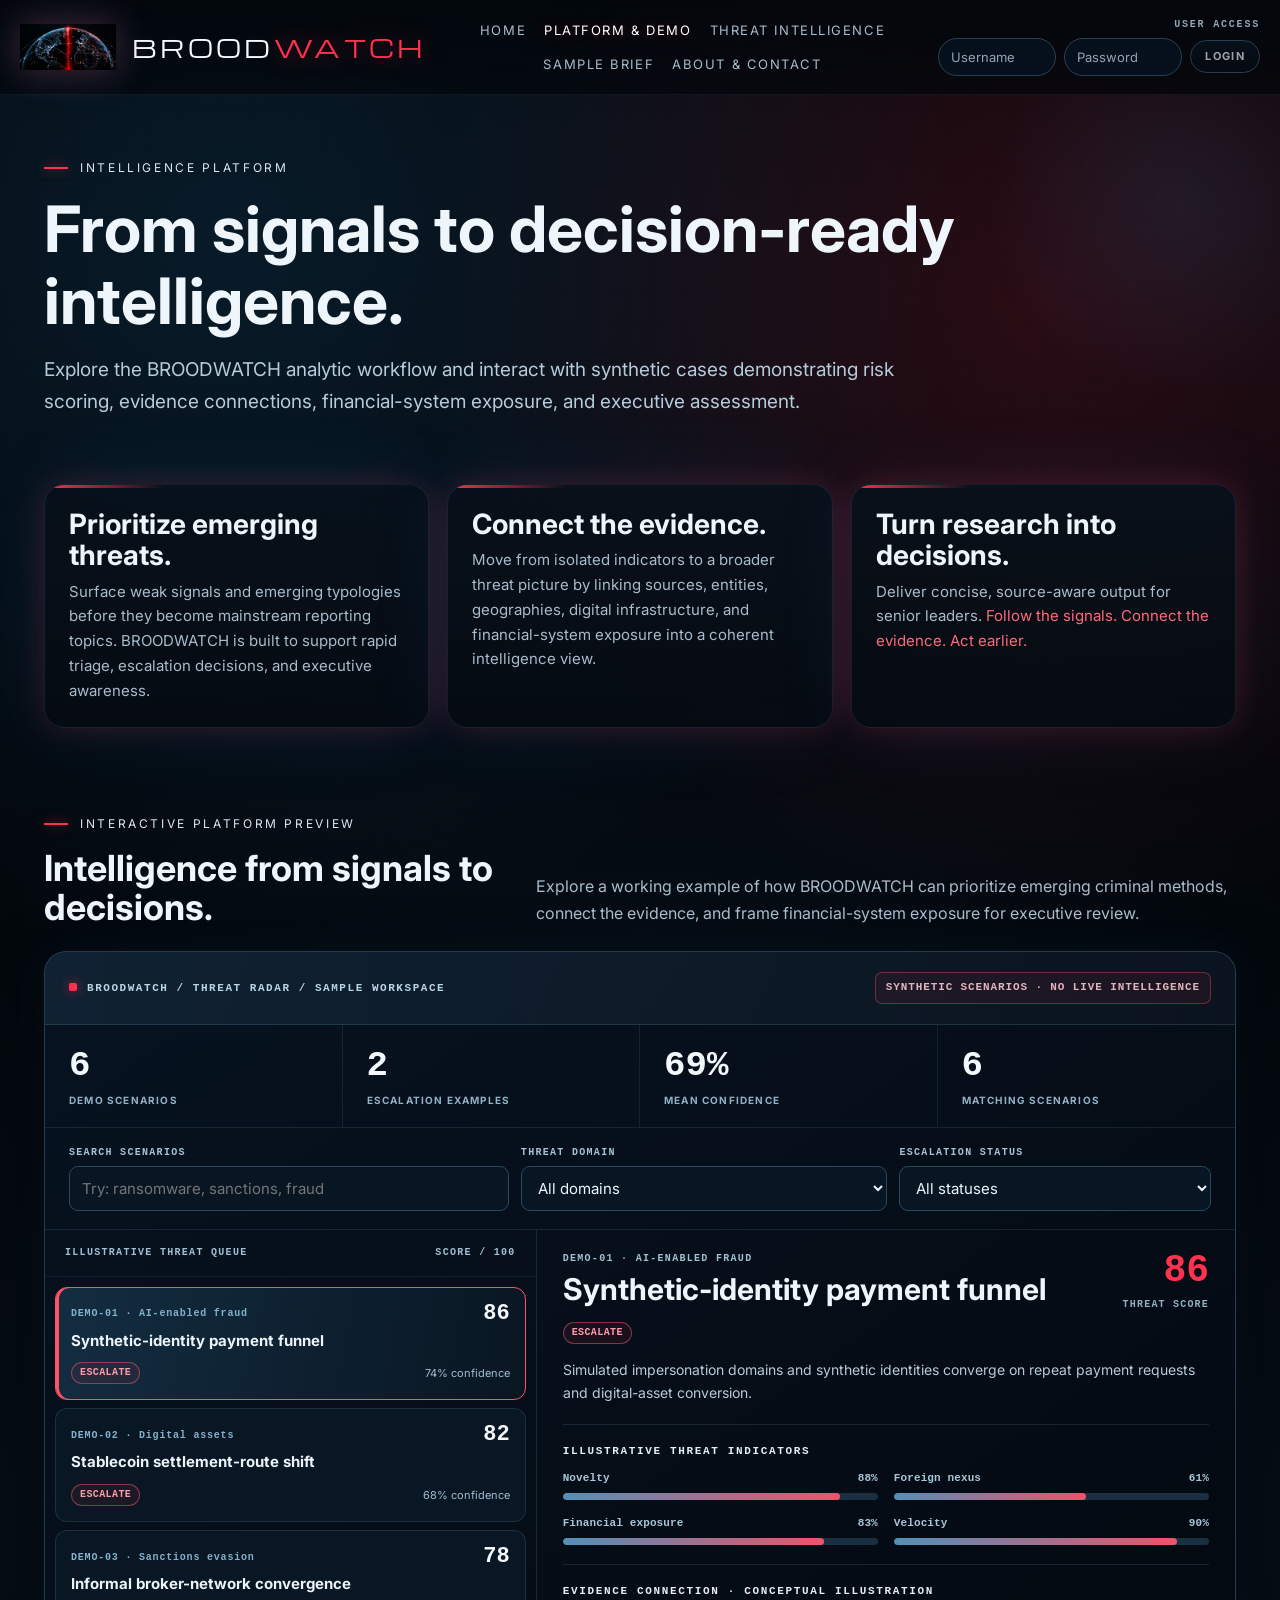
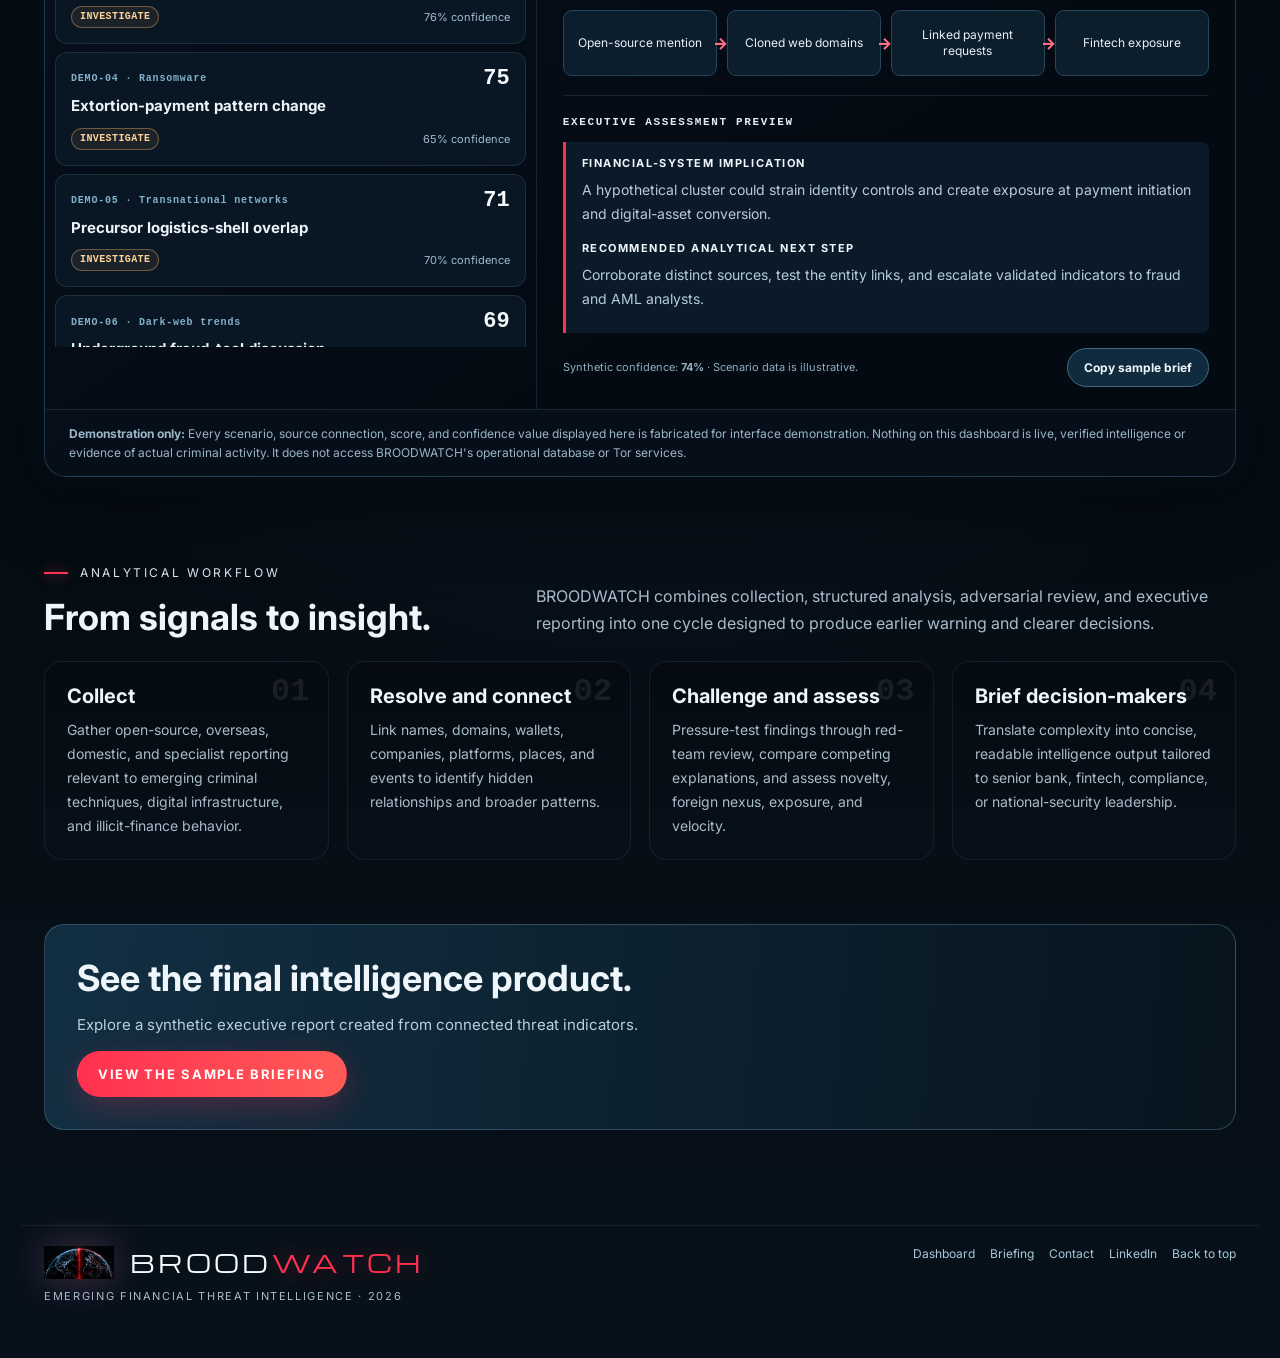
<file: platform.html>
<!doctype html>
<html lang="en">
<head>
<meta charset="utf-8">
<meta name="viewport" content="width=device-width, initial-scale=1">
<title>Intelligence Platform &amp; Dashboard Demo | BROODWATCH</title>
<meta name="description" content="Explore the BROODWATCH interactive synthetic dashboard, risk scoring, evidence connections, analytic workflow, and financial-threat intelligence preview.">
<meta name="theme-color" content="#03070c">
<meta name="robots" content="index,follow,max-image-preview:large">
<link rel="canonical" href="https://broodwatch.com/platform.html">
<link rel="icon" href="favicon.svg" type="image/svg+xml">
<link rel="sitemap" href="sitemap.xml" type="application/xml">
<meta property="og:type" content="website">
<meta property="og:site_name" content="BROODWATCH">
<meta property="og:locale" content="en_US">
<meta property="og:title" content="Intelligence Platform &amp; Dashboard Demo | BROODWATCH">
<meta property="og:description" content="Explore the BROODWATCH interactive synthetic dashboard, risk scoring, evidence connections, analytic workflow, and financial-threat intelligence preview.">
<meta property="og:url" content="https://broodwatch.com/platform.html">
<meta property="og:image" content="https://broodwatch.com/broodwatch-linkedin-official.jpg">
<meta property="og:image:secure_url" content="https://broodwatch.com/broodwatch-linkedin-official.jpg">
<meta property="og:image:alt" content="Official BROODWATCH logo, illuminated blue and red global intelligence globe with white and red wordmark">
<meta property="og:image:type" content="image/jpeg">
<meta property="og:image:width" content="1200">
<meta property="og:image:height" content="627">
<meta name="twitter:card" content="summary_large_image">
<meta name="twitter:title" content="Intelligence Platform &amp; Dashboard Demo | BROODWATCH">
<meta name="twitter:description" content="Explore the BROODWATCH interactive synthetic dashboard, risk scoring, evidence connections, analytic workflow, and financial-threat intelligence preview.">
<meta name="twitter:image" content="https://broodwatch.com/broodwatch-linkedin-official.jpg">
<script type="application/ld+json">{"@context":"https://schema.org","@type":"WebPage","name":"Intelligence Platform & Dashboard Demo | BROODWATCH","description":"Explore the BROODWATCH interactive synthetic dashboard, risk scoring, evidence connections, analytic workflow, and financial-threat intelligence preview.","url":"https://broodwatch.com/platform.html","inLanguage":"en-US","isPartOf":{"@type":"WebSite","name":"BROODWATCH","url":"https://broodwatch.com/"}}</script>
<link rel="preconnect" href="https://fonts.googleapis.com">
<link rel="preconnect" href="https://fonts.gstatic.com" crossorigin>
<link href="https://fonts.googleapis.com/css2?family=Inter:wght@400;500;600;700;800;900&family=Michroma&display=swap" rel="stylesheet">
<link rel="stylesheet" href="site.css">
<script src="site.js" defer></script>
</head>
<body id="top">
<a class="skip-link" href="#main-content">Skip to content</a>
<header class="topbar">
    <div class="wrap nav">
      <a class="brand" href="index.html" aria-label="BROODWATCH home">
        <img class="brand-logo" src="broodwatch-globe-header-460.png" alt="BROODWATCH globe logo">
        <span class="brand-wordmark"><span class="brood">BROOD</span><span class="watch">WATCH</span></span>
      </a>
      <nav class="navlinks" aria-label="Primary navigation">
<a href="index.html">Home</a>
<a href="platform.html" aria-current="page">Platform & Demo</a>
<a href="threat-intelligence.html">Threat Intelligence</a>
<a href="sample-briefing.html">Sample Brief</a>
<a href="about.html">About & Contact</a>
</nav>
      <div class="login-shell">
        <div class="login-caption">User access</div>
        <div class="login-form" role="group" aria-label="Future user access, not active">
          <input type="text" placeholder="Username" autocomplete="off" spellcheck="false" aria-label="Username, preview only">
          <input type="password" placeholder="Password" autocomplete="new-password" aria-label="Password, preview only">
          <button type="button" disabled aria-disabled="true" title="User login is not active">Login</button>
        </div>
      </div>
    </div>
  </header>
<main id="main-content">
<section class="section page-intro"><div class="wrap"><div class="eyebrow">Intelligence platform</div><h1>From signals to decision-ready intelligence.</h1><p>Explore the BROODWATCH analytic workflow and interact with synthetic cases demonstrating risk scoring, evidence connections, financial-system exposure, and executive assessment.</p></div></section>
<section class="section" id="platform"><div class="wrap"><div class="panel-grid">
    <div class="panel"><h3>Prioritize emerging threats.</h3><p>Surface weak signals and emerging typologies before they become mainstream reporting topics. BROODWATCH is built to support rapid triage, escalation decisions, and executive awareness.</p></div>
    <div class="panel"><h3>Connect the evidence.</h3><p>Move from isolated indicators to a broader threat picture by linking sources, entities, geographies, digital infrastructure, and financial-system exposure into a coherent intelligence view.</p></div>
    <div class="panel"><h3>Turn research into decisions.</h3><p>Deliver concise, source-aware output for senior leaders. <span class="accent">Follow the signals. Connect the evidence. Act earlier.</span></p></div>
  </div></div></section>
<section class="section demo-section" id="intelligence-demo" aria-labelledby="demo-heading">
    <div class="wrap">
      <div class="section-head">
        <div>
          <div class="eyebrow">Interactive platform preview</div>
          <h2 id="demo-heading">Intelligence from signals to decisions.</h2>
        </div>
        <p>Explore a working example of how BROODWATCH can prioritize emerging criminal methods, connect the evidence, and frame financial-system exposure for executive review.</p>
      </div>
      <div class="demo-shell" id="demo-app">
        <div class="demo-top">
          <div class="demo-kicker">BROODWATCH / Threat Radar / Sample Workspace</div>
          <div class="demo-disclaimer">Synthetic scenarios · No live intelligence</div>
        </div>
        <div class="demo-stats" aria-label="Demonstration statistics">
          <div class="demo-stat"><strong id="demo-total">6</strong><small>Demo scenarios</small></div>
          <div class="demo-stat"><strong id="demo-escalate">2</strong><small>Escalation examples</small></div>
          <div class="demo-stat"><strong id="demo-average">69%</strong><small>Mean confidence</small></div>
          <div class="demo-stat"><strong id="demo-visible" aria-live="polite">6</strong><small>Matching scenarios</small></div>
        </div>
        <div class="demo-toolbar" aria-label="Filter synthetic threat scenarios">
          <div class="demo-control">
            <label for="demo-search">Search scenarios</label>
            <input id="demo-search" type="search" placeholder="Try: ransomware, sanctions, fraud" autocomplete="off">
          </div>
          <div class="demo-control">
            <label for="demo-domain">Threat domain</label>
            <select id="demo-domain">
              <option value="all">All domains</option>
              <option value="AI-enabled fraud">AI-enabled fraud</option>
              <option value="Digital assets">Digital assets</option>
              <option value="Sanctions evasion">Sanctions evasion</option>
              <option value="Ransomware">Ransomware</option>
              <option value="Transnational networks">Transnational networks</option>
              <option value="Dark-web trends">Dark-web trends</option>
            </select>
          </div>
          <div class="demo-control">
            <label for="demo-status">Escalation status</label>
            <select id="demo-status">
              <option value="all">All statuses</option>
              <option value="ESCALATE">Escalate</option>
              <option value="INVESTIGATE">Investigate</option>
              <option value="WATCH">Watch</option>
            </select>
          </div>
        </div>
        <div class="demo-main">
          <div class="demo-radar">
            <div class="demo-column-label"><span>Illustrative threat queue</span><span>Score / 100</span></div>
            <div class="demo-case-list" id="demo-case-list" aria-label="Select a synthetic threat scenario"></div>
            <div id="demo-no-results" class="demo-empty" hidden>No synthetic scenarios match these filters. Try another search or domain.</div>
          </div>
          <article class="demo-detail" id="demo-detail" aria-label="Selected synthetic intelligence assessment">
            <div class="demo-detail-head">
              <div>
                <div class="demo-column-label" style="padding:0;border:0" id="demo-selected-id">DEMO-01 · AI-enabled fraud</div>
                <h3 id="demo-selected-title">Synthetic-identity payment funnel</h3>
                <span id="demo-selected-status" class="demo-tag escalate">ESCALATE</span>
              </div>
              <div class="demo-score"><span id="demo-selected-score">86</span><small>Threat score</small></div>
            </div>
            <p id="demo-selected-summary">Illustrative scenario only.</p>
            <div class="demo-divider"></div>
            <h4 class="demo-subhead">Illustrative threat indicators</h4>
            <div class="demo-metrics" id="demo-metrics">
              <div><div class="demo-meter-label"><span>Novelty</span><span data-value="novelty">0%</span></div><div class="demo-track"><span data-bar="novelty"></span></div></div>
              <div><div class="demo-meter-label"><span>Foreign nexus</span><span data-value="foreign">0%</span></div><div class="demo-track"><span data-bar="foreign"></span></div></div>
              <div><div class="demo-meter-label"><span>Financial exposure</span><span data-value="exposure">0%</span></div><div class="demo-track"><span data-bar="exposure"></span></div></div>
              <div><div class="demo-meter-label"><span>Velocity</span><span data-value="velocity">0%</span></div><div class="demo-track"><span data-bar="velocity"></span></div></div>
            </div>
            <div class="demo-divider"></div>
            <h4 class="demo-subhead">Evidence connection · Conceptual illustration</h4>
            <ol class="demo-chain" id="demo-chain" aria-label="Illustrative evidence connections"></ol>
            <div class="demo-divider"></div>
            <h4 class="demo-subhead">Executive assessment preview</h4>
            <div class="demo-brief">
              <strong>Financial-system implication</strong><p id="demo-exposure"></p>
              <strong>Recommended analytical next step</strong><p id="demo-next-step"></p>
            </div>
            <div class="demo-bottom">
              <p class="demo-copy-note">Synthetic confidence: <strong id="demo-confidence">74%</strong> · Scenario data is illustrative.</p>
              <button class="demo-copy" type="button" id="demo-copy">Copy sample brief</button>
            </div>
            <p id="demo-copy-status" class="demo-copy-note" role="status" aria-live="polite"></p>
          </article>
        </div>
        <div class="demo-footnote">
          <strong>Demonstration only:</strong> Every scenario, source connection, score, and confidence value displayed here is fabricated for interface demonstration. Nothing on this dashboard is live, verified intelligence or evidence of actual criminal activity. It does not access BROODWATCH's operational database or Tor services.
        </div>
      </div>
    </div>
  </section>
<section class="section" id="workflow"><div class="wrap"><div class="section-head"><div><div class="eyebrow">Analytical workflow</div><h2>From signals to insight.</h2></div><p>BROODWATCH combines collection, structured analysis, adversarial review, and executive reporting into one cycle designed to produce earlier warning and clearer decisions.</p></div><div class="workflow">
    <div class="step" data-num="01"><h3>Collect</h3><p>Gather open-source, overseas, domestic, and specialist reporting relevant to emerging criminal techniques, digital infrastructure, and illicit-finance behavior.</p></div>
    <div class="step" data-num="02"><h3>Resolve and connect</h3><p>Link names, domains, wallets, companies, platforms, places, and events to identify hidden relationships and broader patterns.</p></div>
    <div class="step" data-num="03"><h3>Challenge and assess</h3><p>Pressure-test findings through red-team review, compare competing explanations, and assess novelty, foreign nexus, exposure, and velocity.</p></div>
    <div class="step" data-num="04"><h3>Brief decision-makers</h3><p>Translate complexity into concise, readable intelligence output tailored to senior bank, fintech, compliance, or national-security leadership.</p></div>
  </div></div></section>
<section class="page-end-cta"><div class="wrap"><div class="page-end-panel"><h2>See the final intelligence product.</h2><p>Explore a synthetic executive report created from connected threat indicators.</p><a href="sample-briefing.html" class="btn primary">View the sample briefing</a></div></div></section>
</main>
<footer><div class="wrap foot"><div><div class="brand" style="margin-bottom:10px"><img class="brand-logo" src="broodwatch-globe-header-460.png" alt="BROODWATCH globe logo" style="width:70px"><span class="brand-wordmark"><span class="brood">BROOD</span><span class="watch">WATCH</span></span></div><div class="tiny">Emerging financial threat intelligence · <span id="year">2026</span></div></div><div class="site-footer-links"><a href="platform.html">Dashboard</a><a href="sample-briefing.html">Briefing</a><a href="about.html#contact">Contact</a><a href="https://www.linkedin.com/in/todd-porinsky-6a8307349" target="_blank" rel="noopener noreferrer">LinkedIn</a><a href="#top">Back to top</a></div></div></footer>
</body>
</html>
</file>
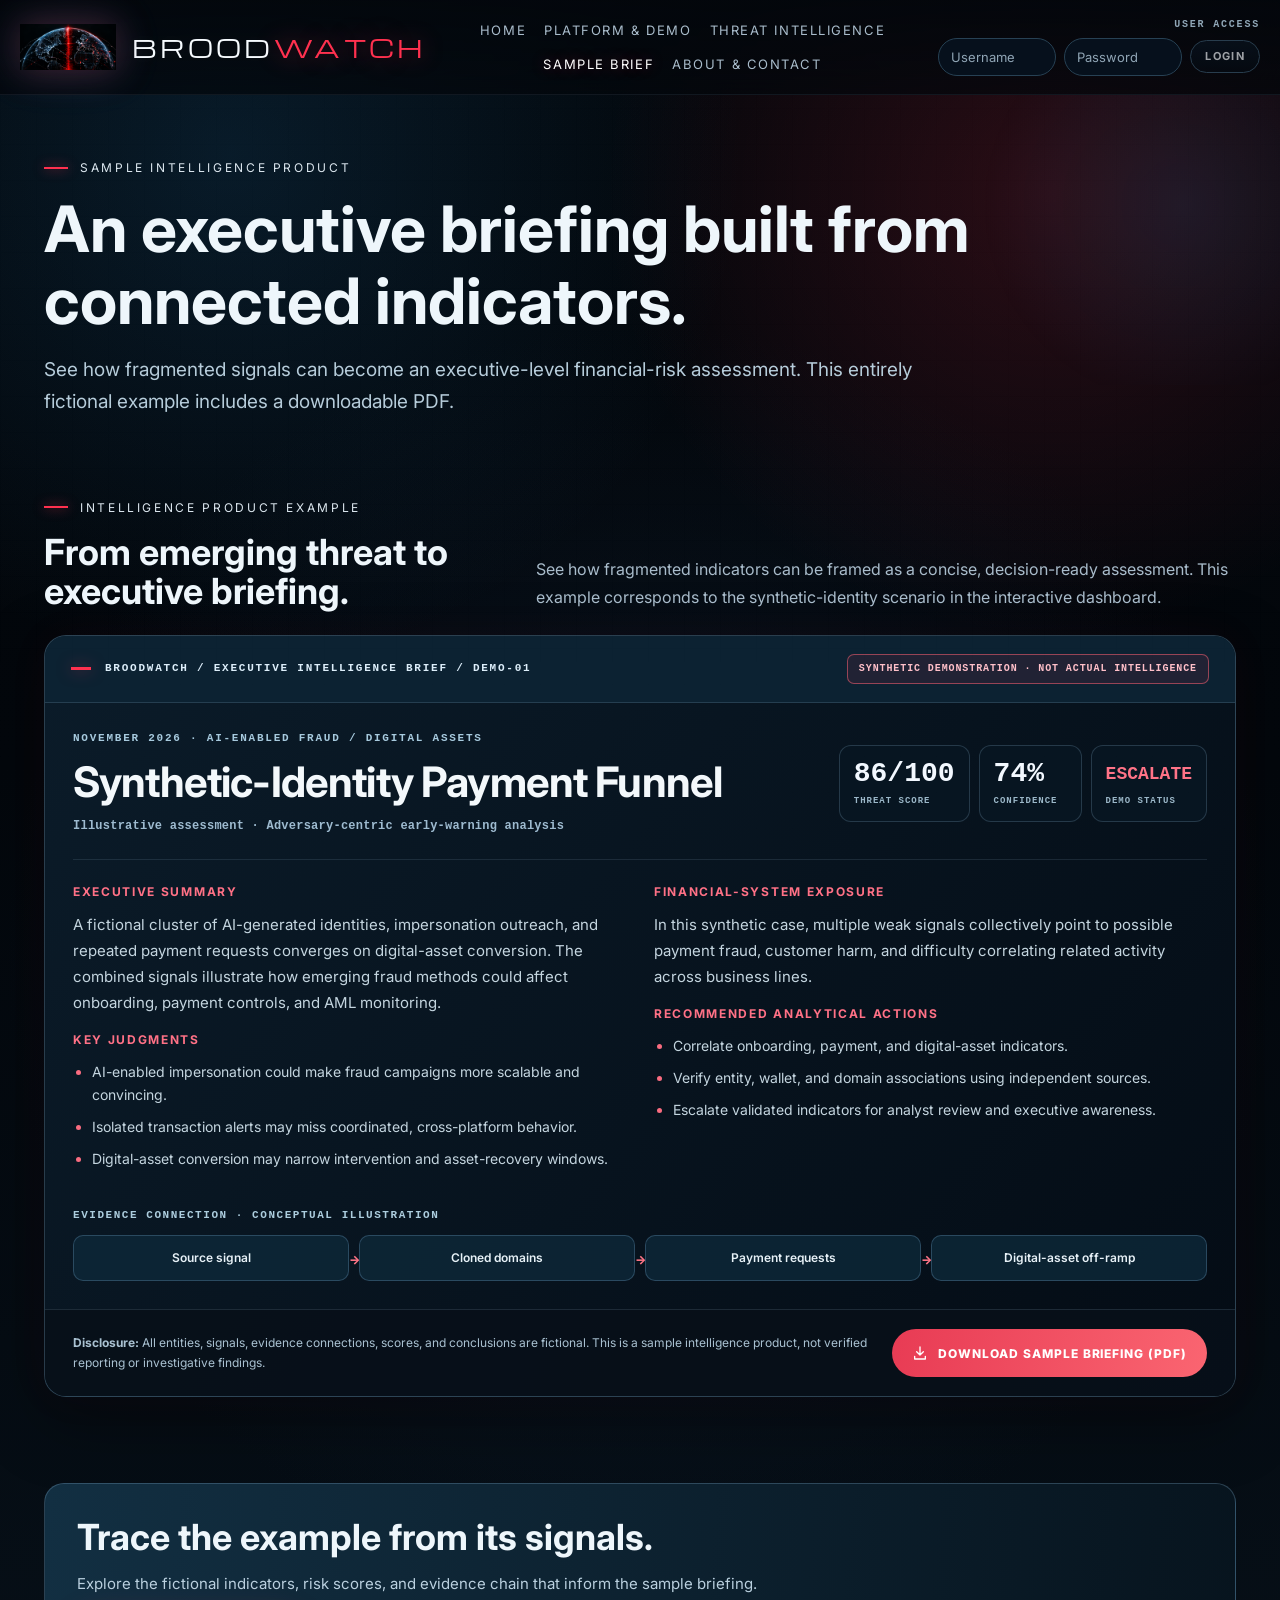
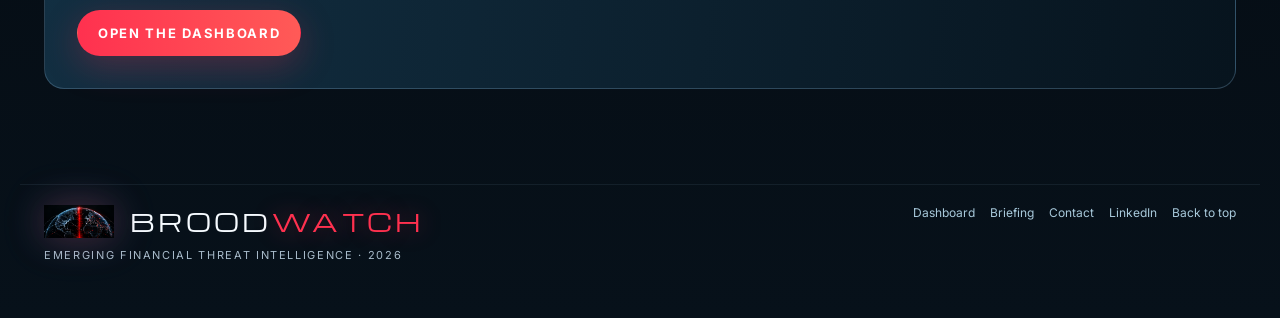
<file: sample-briefing.html>
<!doctype html>
<html lang="en">
<head>
<meta charset="utf-8">
<meta name="viewport" content="width=device-width, initial-scale=1">
<title>Executive Intelligence Briefing Example | BROODWATCH</title>
<meta name="description" content="Read and download a synthetic executive intelligence briefing illustrating early recognition of financial fraud and decision-ready risk reporting.">
<meta name="theme-color" content="#03070c">
<meta name="robots" content="index,follow,max-image-preview:large">
<link rel="canonical" href="https://broodwatch.com/sample-briefing.html">
<link rel="icon" href="favicon.svg" type="image/svg+xml">
<link rel="sitemap" href="sitemap.xml" type="application/xml">
<meta property="og:type" content="website">
<meta property="og:site_name" content="BROODWATCH">
<meta property="og:locale" content="en_US">
<meta property="og:title" content="Executive Intelligence Briefing Example | BROODWATCH">
<meta property="og:description" content="Read and download a synthetic executive intelligence briefing illustrating early recognition of financial fraud and decision-ready risk reporting.">
<meta property="og:url" content="https://broodwatch.com/sample-briefing.html">
<meta property="og:image" content="https://broodwatch.com/broodwatch-linkedin-official.jpg">
<meta property="og:image:secure_url" content="https://broodwatch.com/broodwatch-linkedin-official.jpg">
<meta property="og:image:alt" content="Official BROODWATCH logo, illuminated blue and red global intelligence globe with white and red wordmark">
<meta property="og:image:type" content="image/jpeg">
<meta property="og:image:width" content="1200">
<meta property="og:image:height" content="627">
<meta name="twitter:card" content="summary_large_image">
<meta name="twitter:title" content="Executive Intelligence Briefing Example | BROODWATCH">
<meta name="twitter:description" content="Read and download a synthetic executive intelligence briefing illustrating early recognition of financial fraud and decision-ready risk reporting.">
<meta name="twitter:image" content="https://broodwatch.com/broodwatch-linkedin-official.jpg">
<script type="application/ld+json">{"@context":"https://schema.org","@type":"WebPage","name":"Executive Intelligence Briefing Example | BROODWATCH","description":"Read and download a synthetic executive intelligence briefing illustrating early recognition of financial fraud and decision-ready risk reporting.","url":"https://broodwatch.com/sample-briefing.html","inLanguage":"en-US","isPartOf":{"@type":"WebSite","name":"BROODWATCH","url":"https://broodwatch.com/"}}</script>
<link rel="preconnect" href="https://fonts.googleapis.com">
<link rel="preconnect" href="https://fonts.gstatic.com" crossorigin>
<link href="https://fonts.googleapis.com/css2?family=Inter:wght@400;500;600;700;800;900&family=Michroma&display=swap" rel="stylesheet">
<link rel="stylesheet" href="site.css">
<script src="site.js" defer></script>
</head>
<body id="top">
<a class="skip-link" href="#main-content">Skip to content</a>
<header class="topbar">
    <div class="wrap nav">
      <a class="brand" href="index.html" aria-label="BROODWATCH home">
        <img class="brand-logo" src="broodwatch-globe-header-460.png" alt="BROODWATCH globe logo">
        <span class="brand-wordmark"><span class="brood">BROOD</span><span class="watch">WATCH</span></span>
      </a>
      <nav class="navlinks" aria-label="Primary navigation">
<a href="index.html">Home</a>
<a href="platform.html">Platform & Demo</a>
<a href="threat-intelligence.html">Threat Intelligence</a>
<a href="sample-briefing.html" aria-current="page">Sample Brief</a>
<a href="about.html">About & Contact</a>
</nav>
      <div class="login-shell">
        <div class="login-caption">User access</div>
        <div class="login-form" role="group" aria-label="Future user access, not active">
          <input type="text" placeholder="Username" autocomplete="off" spellcheck="false" aria-label="Username, preview only">
          <input type="password" placeholder="Password" autocomplete="new-password" aria-label="Password, preview only">
          <button type="button" disabled aria-disabled="true" title="User login is not active">Login</button>
        </div>
      </div>
    </div>
  </header>
<main id="main-content">
<section class="section page-intro"><div class="wrap"><div class="eyebrow">Sample intelligence product</div><h1>An executive briefing built from connected indicators.</h1><p>See how fragmented signals can become an executive-level financial-risk assessment. This entirely fictional example includes a downloadable PDF.</p></div></section>
<section class="section brief-section" id="sample-briefing" aria-labelledby="brief-heading">
    <div class="wrap">
      <div class="section-head">
        <div>
          <div class="eyebrow">Intelligence product example</div>
          <h2 id="brief-heading">From emerging threat to executive briefing.</h2>
        </div>
        <p>See how fragmented indicators can be framed as a concise, decision-ready assessment. This example corresponds to the synthetic-identity scenario in the interactive dashboard.</p>
      </div>
      <article class="brief-card" aria-label="Synthetic executive intelligence briefing preview">
        <div class="brief-head">
          <div class="brief-head-brand">BROODWATCH / Executive Intelligence Brief / DEMO-01</div>
          <div class="brief-synthetic">Synthetic demonstration · Not actual intelligence</div>
        </div>
        <div class="brief-main">
          <div class="brief-title-row">
            <div>
              <div class="brief-overline">November 2026 · AI-enabled fraud / digital assets</div>
              <h3 class="brief-title">Synthetic-Identity Payment Funnel</h3>
              <div class="brief-subtitle">Illustrative assessment · Adversary-centric early-warning analysis</div>
            </div>
            <div class="brief-metrics" aria-label="Synthetic assessment metrics">
              <div class="brief-metric"><strong>86/100</strong><small>Threat score</small></div>
              <div class="brief-metric"><strong>74%</strong><small>Confidence</small></div>
              <div class="brief-metric critical"><strong>ESCALATE</strong><small>Demo status</small></div>
            </div>
          </div>
          <div class="brief-separator"></div>
          <div class="brief-content">
            <div class="brief-panel">
              <h4>Executive summary</h4>
              <p>A fictional cluster of AI-generated identities, impersonation outreach, and repeated payment requests converges on digital-asset conversion. The combined signals illustrate how emerging fraud methods could affect onboarding, payment controls, and AML monitoring.</p>
              <h4>Key judgments</h4>
              <ul>
                <li>AI-enabled impersonation could make fraud campaigns more scalable and convincing.</li>
                <li>Isolated transaction alerts may miss coordinated, cross-platform behavior.</li>
                <li>Digital-asset conversion may narrow intervention and asset-recovery windows.</li>
              </ul>
            </div>
            <div class="brief-panel">
              <h4>Financial-system exposure</h4>
              <p>In this synthetic case, multiple weak signals collectively point to possible payment fraud, customer harm, and difficulty correlating related activity across business lines.</p>
              <h4>Recommended analytical actions</h4>
              <ul>
                <li>Correlate onboarding, payment, and digital-asset indicators.</li>
                <li>Verify entity, wallet, and domain associations using independent sources.</li>
                <li>Escalate validated indicators for analyst review and executive awareness.</li>
              </ul>
            </div>
          </div>
          <div class="brief-chain">
            <h4>Evidence connection · Conceptual illustration</h4>
            <ol class="brief-linkage">
              <li>Source signal</li>
              <li>Cloned domains</li>
              <li>Payment requests</li>
              <li>Digital-asset off-ramp</li>
            </ol>
          </div>
        </div>
        <div class="brief-footer">
          <p class="brief-fineprint"><strong>Disclosure:</strong> All entities, signals, evidence connections, scores, and conclusions are fictional. This is a sample intelligence product, not verified reporting or investigative findings.</p>
          <a class="brief-cta" href="BROODWATCH_Sample_Executive_Brief.pdf" download="BROODWATCH_Sample_Executive_Brief.pdf" type="application/pdf">
            <svg viewBox="0 0 24 24" fill="none" stroke="currentColor" stroke-width="2" aria-hidden="true">
              <path d="M12 3v12m-5-5 5 5 5-5M4 17v4h16v-4" stroke-linecap="round" stroke-linejoin="round"></path>
            </svg>
            Download sample briefing (PDF)
          </a>
        </div>
      </article>
    </div>
  </section>
<section class="page-end-cta"><div class="wrap"><div class="page-end-panel"><h2>Trace the example from its signals.</h2><p>Explore the fictional indicators, risk scores, and evidence chain that inform the sample briefing.</p><a href="platform.html#intelligence-demo" class="btn primary">Open the dashboard</a></div></div></section>
</main>
<footer><div class="wrap foot"><div><div class="brand" style="margin-bottom:10px"><img class="brand-logo" src="broodwatch-globe-header-460.png" alt="BROODWATCH globe logo" style="width:70px"><span class="brand-wordmark"><span class="brood">BROOD</span><span class="watch">WATCH</span></span></div><div class="tiny">Emerging financial threat intelligence · <span id="year">2026</span></div></div><div class="site-footer-links"><a href="platform.html">Dashboard</a><a href="sample-briefing.html">Briefing</a><a href="about.html#contact">Contact</a><a href="https://www.linkedin.com/in/todd-porinsky-6a8307349" target="_blank" rel="noopener noreferrer">LinkedIn</a><a href="#top">Back to top</a></div></div></footer>
</body>
</html>
</file>
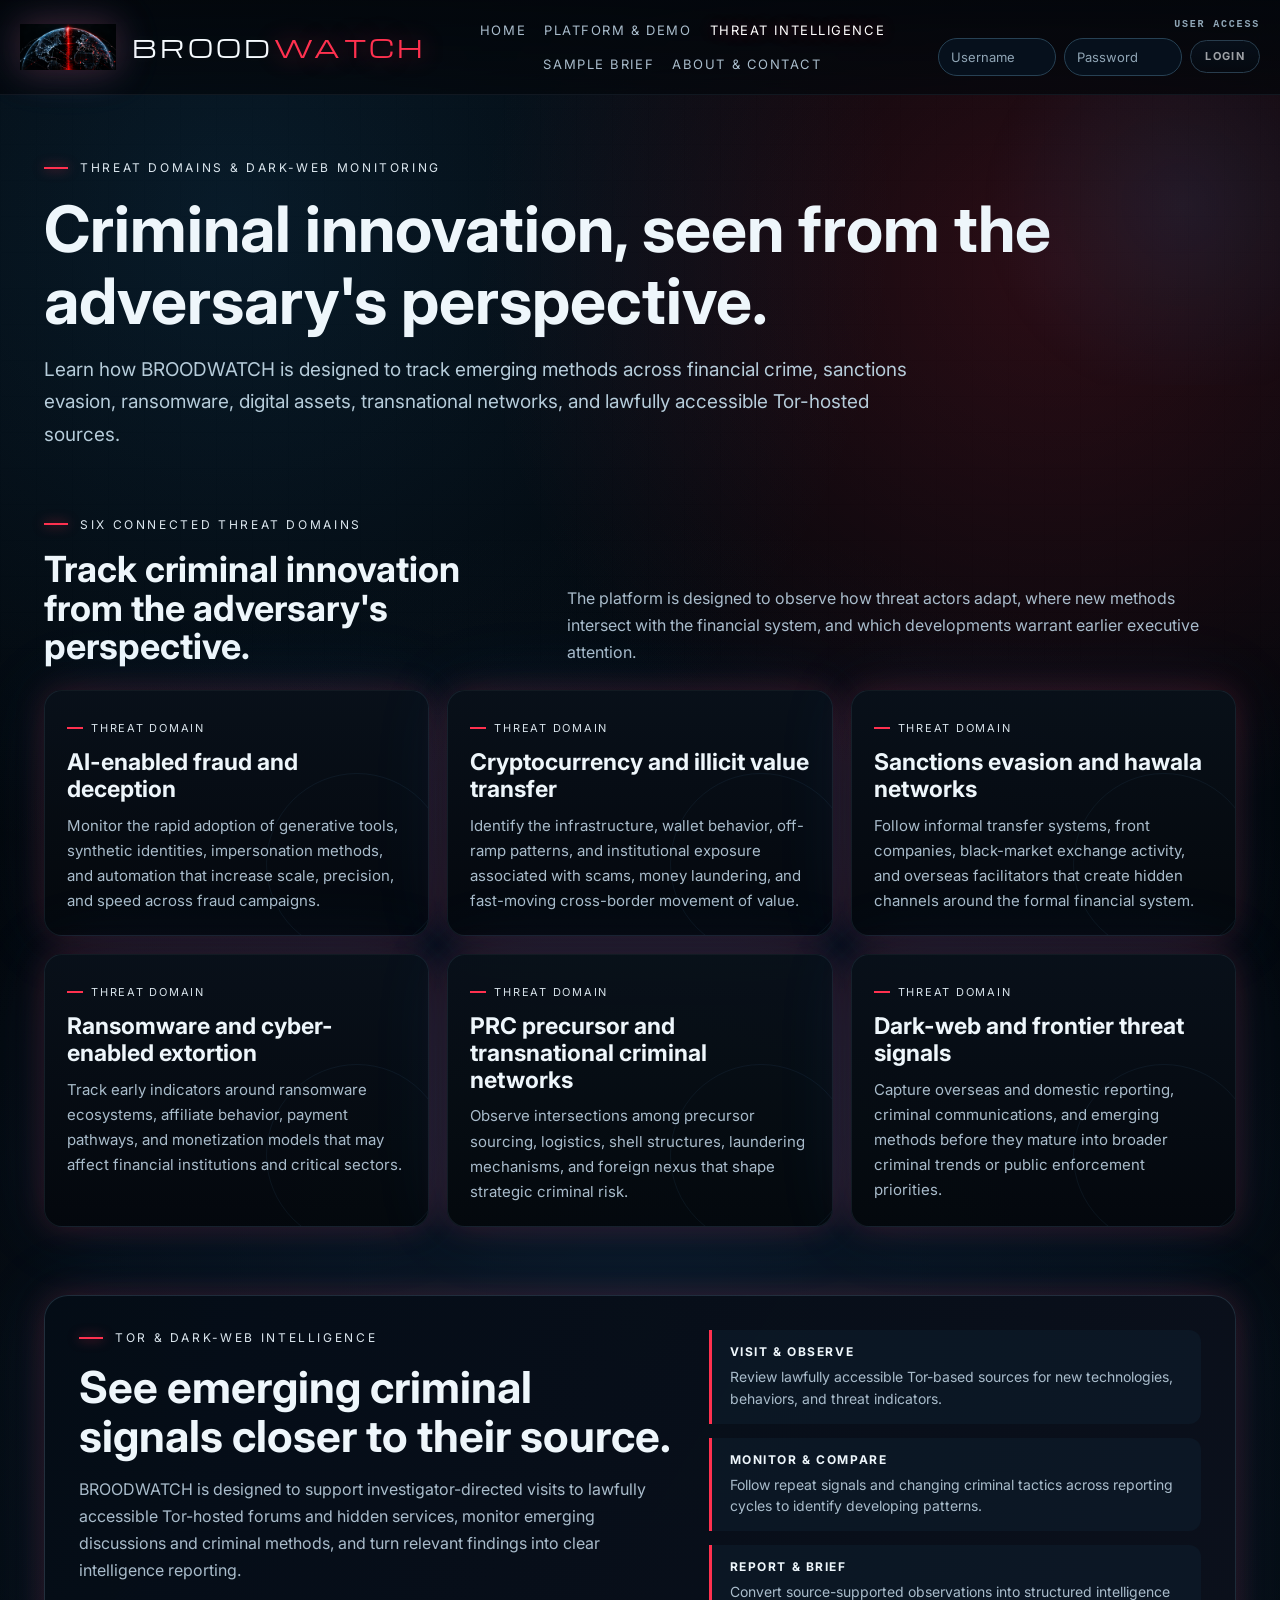
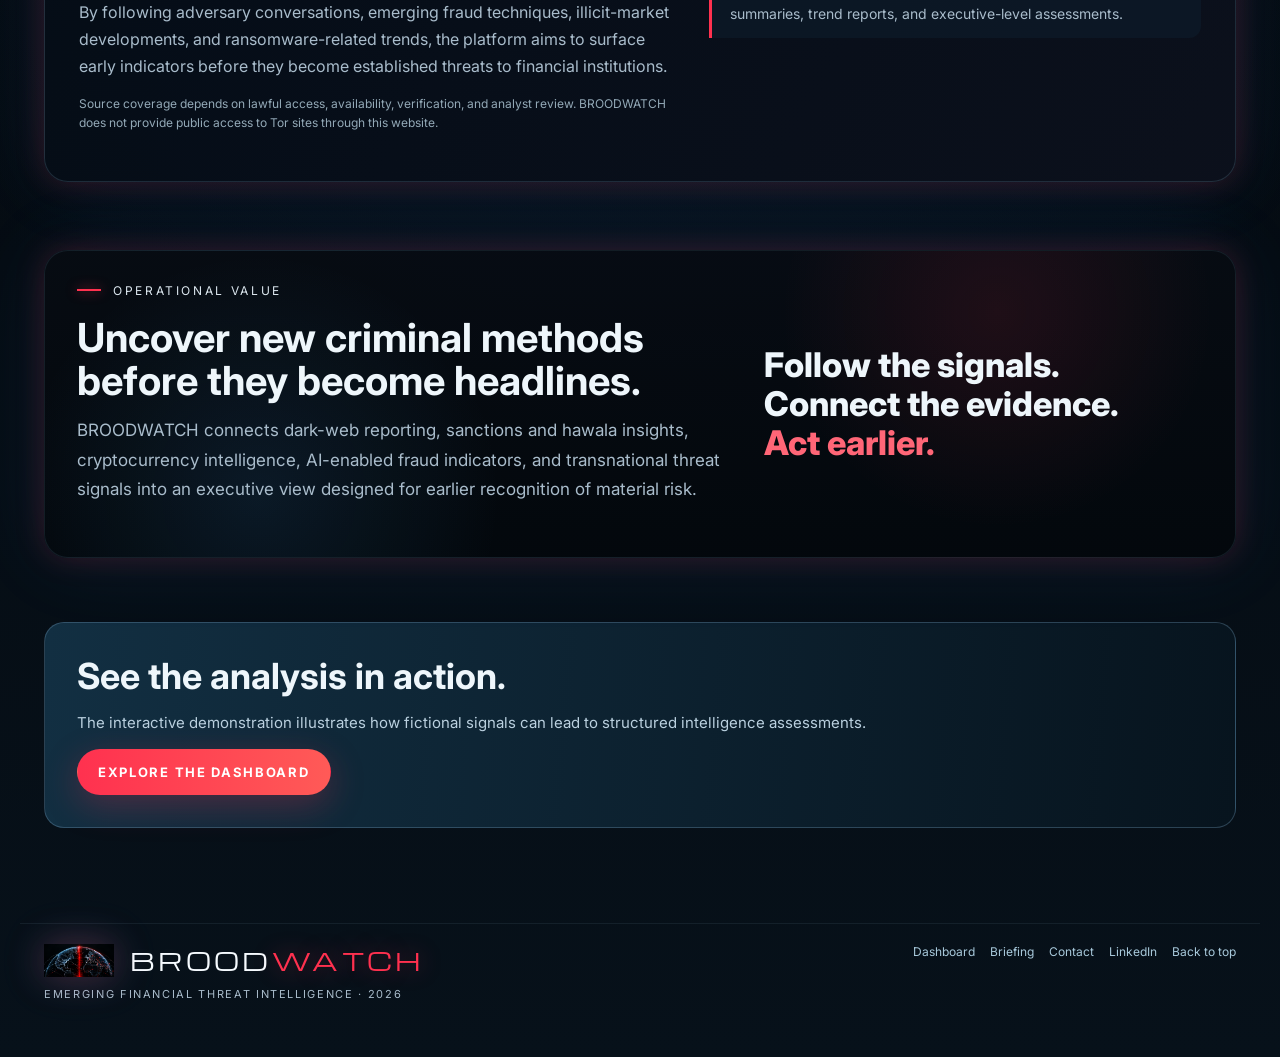
<file: threat-intelligence.html>
<!doctype html>
<html lang="en">
<head>
<meta charset="utf-8">
<meta name="viewport" content="width=device-width, initial-scale=1">
<title>Financial Crime, Sanctions &amp; Dark-Web Intelligence | BROODWATCH</title>
<meta name="description" content="Explore AI-enabled fraud, sanctions evasion, illicit digital-asset activity, ransomware, and emerging dark-web threat indicators through BROODWATCH.">
<meta name="theme-color" content="#03070c">
<meta name="robots" content="index,follow,max-image-preview:large">
<link rel="canonical" href="https://broodwatch.com/threat-intelligence.html">
<link rel="icon" href="favicon.svg" type="image/svg+xml">
<link rel="sitemap" href="sitemap.xml" type="application/xml">
<meta property="og:type" content="website">
<meta property="og:site_name" content="BROODWATCH">
<meta property="og:locale" content="en_US">
<meta property="og:title" content="Financial Crime, Sanctions &amp; Dark-Web Intelligence | BROODWATCH">
<meta property="og:description" content="Explore AI-enabled fraud, sanctions evasion, illicit digital-asset activity, ransomware, and emerging dark-web threat indicators through BROODWATCH.">
<meta property="og:url" content="https://broodwatch.com/threat-intelligence.html">
<meta property="og:image" content="https://broodwatch.com/broodwatch-linkedin-official.jpg">
<meta property="og:image:secure_url" content="https://broodwatch.com/broodwatch-linkedin-official.jpg">
<meta property="og:image:alt" content="Official BROODWATCH logo, illuminated blue and red global intelligence globe with white and red wordmark">
<meta property="og:image:type" content="image/jpeg">
<meta property="og:image:width" content="1200">
<meta property="og:image:height" content="627">
<meta name="twitter:card" content="summary_large_image">
<meta name="twitter:title" content="Financial Crime, Sanctions &amp; Dark-Web Intelligence | BROODWATCH">
<meta name="twitter:description" content="Explore AI-enabled fraud, sanctions evasion, illicit digital-asset activity, ransomware, and emerging dark-web threat indicators through BROODWATCH.">
<meta name="twitter:image" content="https://broodwatch.com/broodwatch-linkedin-official.jpg">
<script type="application/ld+json">{"@context":"https://schema.org","@type":"WebPage","name":"Financial Crime, Sanctions & Dark-Web Intelligence | BROODWATCH","description":"Explore AI-enabled fraud, sanctions evasion, illicit digital-asset activity, ransomware, and emerging dark-web threat indicators through BROODWATCH.","url":"https://broodwatch.com/threat-intelligence.html","inLanguage":"en-US","isPartOf":{"@type":"WebSite","name":"BROODWATCH","url":"https://broodwatch.com/"}}</script>
<link rel="preconnect" href="https://fonts.googleapis.com">
<link rel="preconnect" href="https://fonts.gstatic.com" crossorigin>
<link href="https://fonts.googleapis.com/css2?family=Inter:wght@400;500;600;700;800;900&family=Michroma&display=swap" rel="stylesheet">
<link rel="stylesheet" href="site.css">
<script src="site.js" defer></script>
</head>
<body id="top">
<a class="skip-link" href="#main-content">Skip to content</a>
<header class="topbar">
    <div class="wrap nav">
      <a class="brand" href="index.html" aria-label="BROODWATCH home">
        <img class="brand-logo" src="broodwatch-globe-header-460.png" alt="BROODWATCH globe logo">
        <span class="brand-wordmark"><span class="brood">BROOD</span><span class="watch">WATCH</span></span>
      </a>
      <nav class="navlinks" aria-label="Primary navigation">
<a href="index.html">Home</a>
<a href="platform.html">Platform & Demo</a>
<a href="threat-intelligence.html" aria-current="page">Threat Intelligence</a>
<a href="sample-briefing.html">Sample Brief</a>
<a href="about.html">About & Contact</a>
</nav>
      <div class="login-shell">
        <div class="login-caption">User access</div>
        <div class="login-form" role="group" aria-label="Future user access, not active">
          <input type="text" placeholder="Username" autocomplete="off" spellcheck="false" aria-label="Username, preview only">
          <input type="password" placeholder="Password" autocomplete="new-password" aria-label="Password, preview only">
          <button type="button" disabled aria-disabled="true" title="User login is not active">Login</button>
        </div>
      </div>
    </div>
  </header>
<main id="main-content">
<section class="section page-intro"><div class="wrap"><div class="eyebrow">Threat domains & dark-web monitoring</div><h1>Criminal innovation, seen from the adversary's perspective.</h1><p>Learn how BROODWATCH is designed to track emerging methods across financial crime, sanctions evasion, ransomware, digital assets, transnational networks, and lawfully accessible Tor-hosted sources.</p></div></section>
<section class="section" id="domains"><div class="wrap"><div class="section-head"><div><div class="eyebrow">Six connected threat domains</div><h2>Track criminal innovation from the adversary's perspective.</h2></div><p>The platform is designed to observe how threat actors adapt, where new methods intersect with the financial system, and which developments warrant earlier executive attention.</p></div><div class="domains">
    <article class="card"><div class="tag">Threat Domain</div><h3>AI-enabled fraud and deception</h3><p>Monitor the rapid adoption of generative tools, synthetic identities, impersonation methods, and automation that increase scale, precision, and speed across fraud campaigns.</p></article>
    <article class="card"><div class="tag">Threat Domain</div><h3>Cryptocurrency and illicit value transfer</h3><p>Identify the infrastructure, wallet behavior, off-ramp patterns, and institutional exposure associated with scams, money laundering, and fast-moving cross-border movement of value.</p></article>
    <article class="card"><div class="tag">Threat Domain</div><h3>Sanctions evasion and hawala networks</h3><p>Follow informal transfer systems, front companies, black-market exchange activity, and overseas facilitators that create hidden channels around the formal financial system.</p></article>
    <article class="card"><div class="tag">Threat Domain</div><h3>Ransomware and cyber-enabled extortion</h3><p>Track early indicators around ransomware ecosystems, affiliate behavior, payment pathways, and monetization models that may affect financial institutions and critical sectors.</p></article>
    <article class="card"><div class="tag">Threat Domain</div><h3>PRC precursor and transnational criminal networks</h3><p>Observe intersections among precursor sourcing, logistics, shell structures, laundering mechanisms, and foreign nexus that shape strategic criminal risk.</p></article>
    <article class="card"><div class="tag">Threat Domain</div><h3>Dark-web and frontier threat signals</h3><p>Capture overseas and domestic reporting, criminal communications, and emerging methods before they mature into broader criminal trends or public enforcement priorities.</p></article>
  </div></div></section>
<section class="section" id="tor-intelligence" aria-labelledby="tor-heading">
    <div class="wrap">
      <div class="tor-intel">
        <div>
          <div class="eyebrow">TOR &amp; Dark-Web Intelligence</div>
          <h2 id="tor-heading">See emerging criminal signals closer to their source.</h2>
          <p>BROODWATCH is designed to support investigator-directed visits to lawfully accessible Tor-hosted forums and hidden services, monitor emerging discussions and criminal methods, and turn relevant findings into clear intelligence reporting.</p>
          <p>By following adversary conversations, emerging fraud techniques, illicit-market developments, and ransomware-related trends, the platform aims to surface early indicators before they become established threats to financial institutions.</p>
          <p class="form-privacy">Source coverage depends on lawful access, availability, verification, and analyst review. BROODWATCH does not provide public access to Tor sites through this website.</p>
        </div>
        <div class="tor-tools">
          <div class="tor-tool"><b>Visit &amp; Observe</b><span>Review lawfully accessible Tor-based sources for new technologies, behaviors, and threat indicators.</span></div>
          <div class="tor-tool"><b>Monitor &amp; Compare</b><span>Follow repeat signals and changing criminal tactics across reporting cycles to identify developing patterns.</span></div>
          <div class="tor-tool"><b>Report &amp; Brief</b><span>Convert source-supported observations into structured intelligence summaries, trend reports, and executive-level assessments.</span></div>
        </div>
      </div>
    </div>
  </section>
<section class="section"><div class="wrap"><div class="signal"><div class="signal-grid"><div><div class="eyebrow">Operational value</div><h2>Uncover new criminal methods before they become headlines.</h2><p>BROODWATCH connects dark-web reporting, sanctions and hawala insights, cryptocurrency intelligence, AI-enabled fraud indicators, and transnational threat signals into an executive view designed for earlier recognition of material risk.</p></div><div class="quote"><span>Follow the signals.</span><span>Connect the evidence.</span><span class="red">Act earlier.</span></div></div></div></div></section>
<section class="page-end-cta"><div class="wrap"><div class="page-end-panel"><h2>See the analysis in action.</h2><p>The interactive demonstration illustrates how fictional signals can lead to structured intelligence assessments.</p><a href="platform.html#intelligence-demo" class="btn primary">Explore the dashboard</a></div></div></section>
</main>
<footer><div class="wrap foot"><div><div class="brand" style="margin-bottom:10px"><img class="brand-logo" src="broodwatch-globe-header-460.png" alt="BROODWATCH globe logo" style="width:70px"><span class="brand-wordmark"><span class="brood">BROOD</span><span class="watch">WATCH</span></span></div><div class="tiny">Emerging financial threat intelligence · <span id="year">2026</span></div></div><div class="site-footer-links"><a href="platform.html">Dashboard</a><a href="sample-briefing.html">Briefing</a><a href="about.html#contact">Contact</a><a href="https://www.linkedin.com/in/todd-porinsky-6a8307349" target="_blank" rel="noopener noreferrer">LinkedIn</a><a href="#top">Back to top</a></div></div></footer>
</body>
</html>
</file>
<file: site.css>
:root{
      --bg:#03070c;--bg2:#07111a;--panel:#08111b;--text:#eef6fb;--muted:#a9bccb;
      --red:#ff314f;--red2:#ff505f;--blue:#8adaff;--line:#173042;
      --glow:0 0 30px rgba(255,49,79,.18),0 0 80px rgba(56,156,255,.10);
      --radius:20px;--max:1240px;--mono:ui-monospace,SFMono-Regular,Menlo,Consolas,monospace;
      --sans:Inter,Segoe UI,Arial,sans-serif;--brand:Michroma,Orbitron,Arial Black,sans-serif;
    }
    *{box-sizing:border-box}
    html{scroll-behavior:smooth}
    body{margin:0;font-family:var(--sans);color:var(--text);background:
      radial-gradient(circle at 18% 8%, rgba(36,122,182,.18), transparent 25%),
      radial-gradient(circle at 82% 10%, rgba(255,49,79,.16), transparent 22%),
      radial-gradient(circle at 50% 50%, rgba(12,25,40,.8), transparent 55%),
      linear-gradient(180deg,#02060a 0%,#03070c 40%,#07111a 100%);min-height:100vh;overflow-x:hidden}
    body:before{content:"";position:fixed;inset:0;pointer-events:none;opacity:.28;background-image:linear-gradient(rgba(73,96,117,.18) 1px, transparent 1px),linear-gradient(90deg, rgba(73,96,117,.18) 1px, transparent 1px);background-size:36px 36px;mask-image:linear-gradient(180deg, rgba(0,0,0,.18), rgba(0,0,0,.04))}
    a{color:inherit;text-decoration:none}
    .wrap{max-width:var(--max);margin:0 auto;padding:0 24px}
    .broodwatch-wordmark,.brand-wordmark,.hero-wordmark,.bw-inline{font-family:var(--brand);text-transform:uppercase;letter-spacing:.14em;line-height:.94}
    .brand-wordmark .brood,.hero-wordmark .brood,.bw-inline .brood{color:#f6fbff;text-shadow:0 0 14px rgba(255,255,255,.07)}
    .brand-wordmark .watch,.hero-wordmark .watch,.bw-inline .watch{color:var(--red);text-shadow:0 0 25px rgba(255,49,79,.48)}
    .brand-wordmark{font-size:24px}
    .bw-inline{font-size:1em}
    .topbar{position:sticky;top:0;z-index:30;backdrop-filter:blur(16px);background:linear-gradient(180deg, rgba(3,7,12,.95), rgba(3,7,12,.72));border-bottom:1px solid rgba(115,148,173,.12)}
    .nav{display:grid;grid-template-columns:auto 1fr auto;align-items:center;gap:18px;min-height:94px;padding:10px 0}
    .brand{display:flex;align-items:center;gap:16px;min-width:0}
    .brand-logo{width:96px;height:auto;display:block;filter:drop-shadow(0 0 18px rgba(255,49,79,.22)) drop-shadow(0 0 20px rgba(87,174,255,.16))}
    .navlinks{display:flex;justify-content:center;flex-wrap:wrap;gap:18px;color:var(--muted);font-size:13px;text-transform:uppercase;letter-spacing:.12em}
    .navlinks a{transition:.2s color}.navlinks a:hover{color:var(--text)}
    .login-shell{display:flex;flex-direction:column;gap:7px;align-items:flex-end}
    .login-caption{font:600 10px/1.2 var(--mono);letter-spacing:.18em;text-transform:uppercase;color:#90a7b7}
    .login-form{display:flex;gap:8px;align-items:center}
    .login-form input{width:118px;padding:10px 12px;border-radius:999px;border:1px solid #274154;background:rgba(7,18,30,.92);color:#eef6fb;font:13px var(--sans);outline:none}
    .login-form input::placeholder{color:#90a5b5}
    .login-form button:disabled{cursor:not-allowed;opacity:.7}.login-form button{padding:10px 14px;border-radius:999px;border:1px solid #3b5b71;background:linear-gradient(180deg, rgba(10,22,34,.96), rgba(5,12,19,.96));color:#f0f5f9;font:700 11px/1 var(--sans);letter-spacing:.12em;text-transform:uppercase;cursor:pointer}
    
    .commercial-logo{display:block;width:min(92%,680px);height:auto;object-fit:contain;margin:auto;}
    .video-placeholder{gap:20px;}
    .login-form button:disabled{opacity:.65;cursor:not-allowed;}
    .hero{position:relative;padding:64px 0 42px;overflow:hidden}.hero:before{content:"";position:absolute;left:-8%;right:-8%;bottom:0;height:1px;background:linear-gradient(90deg,transparent, rgba(111,139,161,.18), transparent)}
    .hero-grid{display:grid;grid-template-columns:1.05fr .95fr;gap:42px;align-items:center}
    .eyebrow{display:flex;align-items:center;gap:12px;color:#dce7ef;font-size:12px;text-transform:uppercase;letter-spacing:.22em;margin-bottom:18px}.eyebrow:before{content:"";display:block;width:24px;height:2px;background:var(--red);box-shadow:0 0 12px rgba(255,49,79,.75)}
    .hero-wordmark{margin:0 0 12px;font-size:clamp(44px,8vw,92px);font-weight:400}
    .subbrand{font-size:clamp(14px,1.9vw,22px);letter-spacing:.34em;text-transform:uppercase;color:#d9e4ec;margin-bottom:22px}
    .lede{font-size:clamp(18px,2vw,26px);line-height:1.35;font-weight:600;max-width:760px;margin:0 0 12px}.lede .red{color:#ff6477}
    .summary{max-width:650px;color:var(--muted);font-size:17px;line-height:1.72;margin:0 0 26px}
    .actions{display:flex;flex-wrap:wrap;gap:14px;margin:24px 0 26px}
    .btn{display:inline-flex;align-items:center;justify-content:center;gap:10px;padding:14px 20px;border-radius:999px;font-weight:700;font-size:13px;letter-spacing:.13em;text-transform:uppercase;border:1px solid transparent;transition:.2s transform,.2s border-color,.2s background}.btn:hover{transform:translateY(-1px)}
    .btn.primary{background:linear-gradient(90deg,var(--red),#ff5a57);color:#fff;box-shadow:0 10px 35px rgba(255,49,79,.25)}
    .btn.secondary{border-color:#214057;background:rgba(10,21,32,.66);color:#deebf3}.btn.secondary:hover{border-color:#3e6b88}
    .highlights{display:grid;grid-template-columns:repeat(3,minmax(0,1fr));gap:14px;max-width:780px}
    .chip{padding:15px 16px;border:1px solid rgba(91,121,145,.2);border-radius:16px;background:linear-gradient(180deg, rgba(10,18,27,.88), rgba(6,12,18,.82));box-shadow:var(--glow)}
    .chip b{display:block;font-size:12px;letter-spacing:.18em;text-transform:uppercase;margin-bottom:7px;color:#d7e2ea}.chip span{display:block;color:var(--muted);font-size:13px;line-height:1.5}
    /* Full-width right-hand hero globe: use the uploaded BROODWATCH globe artwork. */
    .hero-visual{position:relative;min-height:560px;overflow:hidden;border-radius:22px;
      background:radial-gradient(circle at 55% 50%,rgba(16,42,65,.22),transparent 68%),#02070c;
      box-shadow:inset 0 0 50px rgba(34,136,200,.1),0 0 40px rgba(255,49,79,.075)}
    .hero-globe{display:block;position:absolute;inset:0;width:100%;height:100%;
      object-fit:cover;object-position:50% 50%;filter:drop-shadow(0 0 18px rgba(55,133,182,.16))}
    .hero-visual:after{content:"";position:absolute;inset:0;pointer-events:none;
      box-shadow:inset 0 0 70px 26px rgba(2,7,12,.68);border-radius:22px}
        /* Video preview and working overlay play control */
    .video-player{position:relative;aspect-ratio:1/1;max-width:820px;margin:0 auto;background:#01060b}
    .video-player .video-placeholder{position:absolute;inset:0;z-index:1;width:100%;height:100%}
    .video-player video{position:absolute;inset:0;width:100%;height:100%;z-index:2}
    .video-shell.is-ready .video-player .video-placeholder{display:none}
    .video-play{position:absolute;z-index:4;left:50%;top:50%;transform:translate(-50%,-50%);
      display:grid;place-items:center;width:92px;height:92px;border-radius:50%;
      border:2px solid rgba(228,247,255,.9);background:rgba(8,18,28,.72);color:#fff;
      box-shadow:0 0 0 9px rgba(255,49,79,.12),0 0 35px rgba(255,49,79,.5);
      backdrop-filter:blur(8px);cursor:pointer;transition:transform .15s,opacity .15s}
    .video-play span{font-size:38px;margin-left:7px;line-height:1;color:#f7fcff}
    .video-play:hover{transform:translate(-50%,-50%) scale(1.07);background:rgba(54,14,29,.82)}
    .video-play:focus-visible{outline:3px solid #8adfff;outline-offset:5px}
    .video-player.is-playing .video-play{opacity:0;pointer-events:none}
    @media(max-width:640px){.video-play{width:74px;height:74px}.video-play span{font-size:30px}}
    .tor-intel{display:grid;grid-template-columns:1.1fr .9fr;gap:28px;align-items:start;
      padding:34px;border-radius:24px;border:1px solid rgba(118,155,184,.22);
      background:linear-gradient(120deg,rgba(4,13,23,.96),rgba(12,17,28,.95));box-shadow:var(--glow)}
    .tor-intel h2{margin:0 0 16px;font-size:clamp(29px,3.8vw,44px);line-height:1.1}
    .tor-intel p{color:var(--muted);font-size:16px;line-height:1.7;margin:0 0 14px}
    .tor-tools{display:grid;gap:14px}
    .tor-tool{border-left:3px solid var(--red);padding:14px 18px;background:rgba(16,34,50,.42);border-radius:0 12px 12px 0}
    .tor-tool b{display:block;text-transform:uppercase;letter-spacing:.13em;font-size:12px;margin-bottom:7px}
    .tor-tool span{font-size:14px;color:var(--muted);line-height:1.55}
    @media(max-width:800px){.tor-intel{grid-template-columns:1fr;padding:24px}}
    .section{padding:34px 0}.panel-grid{display:grid;grid-template-columns:repeat(3,minmax(0,1fr));gap:18px}
    .panel{position:relative;padding:24px;border-radius:var(--radius);border:1px solid rgba(93,122,146,.18);background:linear-gradient(180deg, rgba(8,17,27,.90), rgba(6,11,18,.88));box-shadow:var(--glow);overflow:hidden}.panel:before{content:"";position:absolute;left:0;top:0;height:3px;width:120px;background:linear-gradient(90deg,var(--red), transparent)}
    .panel h3,.contact-panel h3{margin:0 0 8px;font-size:28px;line-height:1.12}.panel p{margin:0;color:var(--muted);line-height:1.65;font-size:15px}.panel .accent{color:#ff6a7a}
    .section-head{display:flex;justify-content:space-between;align-items:end;gap:24px;margin-bottom:24px}.section-head h2{margin:0;font-size:36px;line-height:1.08}.section-head p{margin:0;max-width:700px;color:var(--muted);line-height:1.7;font-size:16px}
    .wordmark-heading{font-family:var(--brand);text-transform:uppercase;letter-spacing:.08em}
    .domains{display:grid;grid-template-columns:repeat(3,minmax(0,1fr));gap:18px}.card{position:relative;padding:22px;border-radius:18px;border:1px solid rgba(94,125,149,.16);background:linear-gradient(180deg, rgba(9,17,26,.94), rgba(4,8,13,.94));min-height:210px;overflow:hidden;box-shadow:var(--glow)}.card:after{content:"";position:absolute;right:-20px;bottom:-20px;width:180px;height:180px;border-radius:50%;border:1px solid rgba(97,168,217,.08)}.tag{display:inline-flex;align-items:center;gap:8px;font-size:11px;text-transform:uppercase;letter-spacing:.16em;color:#d7e2ea;margin-bottom:14px}.tag:before{content:"";width:16px;height:2px;background:var(--red)}.card h3{margin:0 0 10px;font-size:23px;line-height:1.16}.card p{margin:0;color:var(--muted);line-height:1.68;font-size:15px}
    .workflow{display:grid;grid-template-columns:repeat(4,minmax(0,1fr));gap:18px}.step{padding:22px;border-radius:18px;border:1px solid rgba(96,126,150,.16);background:linear-gradient(180deg, rgba(6,11,18,.92), rgba(8,16,25,.84));position:relative;overflow:hidden}.step:before{content:attr(data-num);position:absolute;right:18px;top:14px;font:700 32px/1 var(--mono);color:rgba(255,255,255,.08)}.step h3{margin:0 0 10px;font-size:20px}.step p{margin:0;color:var(--muted);line-height:1.7;font-size:14px}
    .signal{padding:32px;border-radius:24px;border:1px solid rgba(92,122,146,.18);background:radial-gradient(circle at 80% 20%, rgba(255,49,79,.10), transparent 22%),radial-gradient(circle at 18% 80%, rgba(68,176,255,.10), transparent 24%),linear-gradient(180deg, rgba(7,12,19,.96), rgba(3,8,13,.96));position:relative;overflow:hidden;box-shadow:var(--glow)}.signal-grid{display:grid;grid-template-columns:1.2fr .8fr;gap:28px;align-items:center}.signal h2{margin:0 0 14px;font-size:40px;line-height:1.08}.signal p{margin:0 0 20px;color:var(--muted);font-size:17px;line-height:1.75}.signal .quote{font-size:34px;line-height:1.15;font-weight:800;max-width:520px}.signal .quote span{display:block}.signal .quote .red{color:#ff6677}
    .video-shell{border:1px solid rgba(102,130,153,.18);border-radius:22px;overflow:hidden;background:linear-gradient(180deg, rgba(7,13,20,.96), rgba(2,6,10,.96));box-shadow:var(--glow)}.video-shell video{display:none;width:100%;aspect-ratio:1/1;object-fit:contain;background:#02060a}.video-shell.is-ready video{display:block}.video-shell.is-ready .video-placeholder{display:none}.video-placeholder{aspect-ratio:1/1;display:flex;flex-direction:column;align-items:center;justify-content:center;gap:14px;background:radial-gradient(circle at 50% 42%, #17314a 0, #0a1320 42%, #02050a 84%);text-align:center;padding:32px}.video-placeholder .play{display:grid;place-items:center;width:72px;height:72px;border-radius:50%;border:1px solid rgba(255,255,255,.22);box-shadow:0 0 18px rgba(255,49,79,.28);font-size:28px;color:#dff6ff}.video-placeholder b{font-size:20px}.video-placeholder small{font-size:12px;letter-spacing:.18em;color:#b1c1cd;text-transform:uppercase}.video-note{padding:14px 18px;color:var(--muted);font-size:13px;border-top:1px solid rgba(99,128,151,.16)}
    .about{display:grid;grid-template-columns:1fr .95fr;gap:20px}.list{display:grid;gap:10px;margin-top:16px}.list div{padding:14px 16px;border:1px solid rgba(92,122,146,.16);border-radius:14px;background:rgba(6,12,18,.55);font-size:14px;color:#d6e3eb}.list b{display:block;color:#fff;font-size:12px;text-transform:uppercase;letter-spacing:.16em;margin-bottom:6px}
    .contact-section{padding:38px 0 78px}.contact-grid{display:grid;grid-template-columns:.95fr 1.05fr;gap:20px;align-items:stretch}.contact-intro,.contact-panel{background:linear-gradient(155deg,rgba(8,16,25,.96),rgba(3,8,14,.96));border:1px solid rgba(116,150,173,.22);border-radius:22px;padding:clamp(22px,3vw,35px);box-shadow:var(--glow);position:relative;overflow:hidden}.contact-intro:before,.contact-panel:before{content:"";position:absolute;left:0;top:0;width:160px;height:2px;background:linear-gradient(90deg,var(--red),transparent)}.contact-intro h2{font-size:clamp(30px,3.5vw,45px);line-height:1.1;margin:0 0 18px}.contact-intro p,.contact-panel p{color:var(--muted);font-size:16px;line-height:1.7}.contact-intro p{margin:0 0 16px}.contact-points{padding:0;list-style:none;display:grid;gap:11px;margin:22px 0}.contact-points li{font-size:14px;color:#d4e1ea;padding-left:18px;position:relative;line-height:1.5}.contact-points li:before{content:"";position:absolute;left:0;top:8px;width:6px;height:6px;border-radius:50%;background:var(--red);box-shadow:0 0 10px rgba(255,49,79,.65)}.contact-form{display:grid;gap:16px}.form-row{display:grid;grid-template-columns:1fr 1fr;gap:15px}.contact-form label{display:grid;gap:7px;font-weight:600;font-size:13px;letter-spacing:.02em;color:#e9f2f7}.contact-form input,.contact-form textarea,.contact-form select{width:100%;border-radius:11px;background:#07121e;border:1px solid #284153;padding:13px 14px;color:#f2f7fa;font:15px/1.4 var(--sans);outline-offset:2px}.contact-form input:focus,.contact-form textarea:focus,.contact-form select:focus{outline:2px solid #65a6d0;border-color:#5e9dbe}.contact-form textarea{resize:vertical;min-height:136px}.contact-form .honeypot{position:absolute;left:-9999px;width:1px;height:1px;overflow:hidden}.contact-form button{cursor:pointer;justify-self:start}.form-privacy{font-size:12px!important;line-height:1.6!important;color:#93a9b7!important;margin:0}
    footer{padding:40px 0 56px;color:#a9bccb}.foot{display:flex;justify-content:space-between;gap:18px;flex-wrap:wrap;padding-top:20px;border-top:1px solid rgba(103,130,152,.14)}.tiny{text-transform:uppercase;letter-spacing:.15em;font-size:11px}
    @media (max-width:1180px){.nav{grid-template-columns:1fr;justify-items:start}.navlinks{justify-content:flex-start}.login-shell{align-items:flex-start}.login-note{text-align:left}}
    @media (max-width:1080px){.hero-grid,.signal-grid,.about,.contact-grid{grid-template-columns:1fr}.hero-visual{order:-1;min-height:480px}.panel-grid,.domains{grid-template-columns:1fr 1fr}.workflow{grid-template-columns:1fr 1fr}}
    @media (max-width:760px){.nav{padding:12px 0}.navlinks{gap:12px}.hero{padding-top:34px}.highlights,.panel-grid,.domains,.workflow,.form-row{grid-template-columns:1fr}.hero-visual{min-height:390px}.globe,.orbit{width:min(100%,380px)}.beam{height:270px;top:26px}.signal h2,.section-head h2{font-size:32px}.signal .quote{font-size:28px}.subbrand{letter-spacing:.24em}.brand-logo{width:78px}.brand-wordmark{font-size:20px}.login-form{flex-wrap:wrap}.login-form input{width:100%}.login-form button{width:100%}}

    /* iPhone / narrow-screen presentation only. Desktop layout remains unchanged. */
    @media (max-width:760px){
      html{scroll-padding-top:12px}
      body{overflow-x:hidden}
      .wrap{padding-left:18px;padding-right:18px}
      .topbar{position:relative;backdrop-filter:none;background:rgba(3,7,12,.96)}
      .nav{display:flex;flex-direction:column;align-items:stretch;gap:10px;min-height:0;padding:12px 0 14px}
      .brand{gap:10px;width:100%;min-width:0}
      .brand-logo{width:62px;max-height:46px;object-fit:contain;flex:none}
      .brand-wordmark{font-size:clamp(13px,4.2vw,18px);letter-spacing:.09em;white-space:nowrap}
      .navlinks{display:flex;justify-content:flex-start;flex-wrap:nowrap;gap:8px;min-width:0;width:100%;
        overflow-x:auto;overflow-y:hidden;overscroll-behavior-x:contain;-webkit-overflow-scrolling:touch;
        padding:2px 0 6px;scrollbar-width:none}
      .navlinks::-webkit-scrollbar{display:none}
      .navlinks a{display:inline-flex;align-items:center;flex:0 0 auto;white-space:nowrap;
        min-height:35px;padding:8px 11px;border:1px solid rgba(103,139,167,.25);
        background:rgba(9,23,35,.72);border-radius:999px;font-size:11px;letter-spacing:.06em}
      .login-shell{align-items:stretch;gap:5px;min-width:0;width:100%}
      .login-caption{font-size:10px;letter-spacing:.14em}
      .login-form{display:grid;grid-template-columns:minmax(0,1fr) minmax(0,1fr) auto;
        align-items:center;gap:7px;width:100%;min-width:0}
      .login-form input{min-width:0;width:100%;height:42px;padding:10px 12px;font-size:16px}
      .login-form button{width:auto;min-width:72px;height:42px;padding:10px 12px;white-space:nowrap}
      .hero{padding-top:28px;padding-bottom:28px}
      .hero-grid{grid-template-columns:minmax(0,1fr);gap:22px}
      .hero-grid>div{min-width:0}
      .eyebrow{font-size:10px;letter-spacing:.15em;margin-bottom:15px}
      .hero-wordmark{font-size:clamp(22px,7.6vw,34px);letter-spacing:.035em;white-space:nowrap;line-height:1.18}
      .subbrand{font-size:clamp(10px,3vw,13px);letter-spacing:.16em;line-height:1.5;margin-bottom:18px}
      .lede{font-size:clamp(19px,5.1vw,23px);line-height:1.42}
      .summary{font-size:15px;line-height:1.72;margin-bottom:17px}
      .actions{gap:9px;margin:17px 0}
      .actions .btn{flex:1 1 100%;min-height:47px;text-align:center;font-size:12px}
      .highlights,.panel-grid,.domains,.workflow,.form-row{grid-template-columns:minmax(0,1fr)}
      .chip,.card,.panel,.step{min-width:0}
      .hero-visual{order:0;min-height:clamp(180px,50vw,290px);width:100%;border-radius:16px}
      .hero-globe{object-fit:contain;object-position:center center}
      .section{padding:23px 0}
      .section-head{display:flex;flex-direction:column;align-items:flex-start;gap:12px;margin-bottom:18px}
      .section-head h2,.signal h2{font-size:clamp(26px,7vw,34px);line-height:1.2;overflow-wrap:break-word}
      .section-head p,.signal p{font-size:15px;line-height:1.65}
      .panel,.card,.step{padding:20px;min-height:0}
      .panel h3,.card h3{font-size:22px}
      .signal{padding:22px;border-radius:18px}
      .signal-grid,.about,.contact-grid{grid-template-columns:minmax(0,1fr);gap:18px}
      .signal .quote{font-size:clamp(23px,6vw,30px)}
      .tor-intel{grid-template-columns:minmax(0,1fr);padding:22px;gap:22px}
      .tor-intel h2{font-size:clamp(27px,7vw,34px)}
      .video-shell{border-radius:16px}
      .video-player{width:100%;max-width:100%;aspect-ratio:1/1}
      .video-play{width:72px;height:72px;touch-action:manipulation}
      .video-note{font-size:12px;line-height:1.5}
      .contact-intro,.contact-panel{padding:22px}
      .contact-intro h2,.about h2{font-size:clamp(25px,6.7vw,32px)!important;line-height:1.22!important}
      .contact-form input,.contact-form textarea,.contact-form select{font-size:16px}
      .contact-form button{width:100%;min-height:46px}
      .foot{align-items:flex-start;gap:16px}
      .foot .brand-logo{width:52px!important}
      .foot .brand-wordmark{font-size:clamp(13px,3.8vw,18px)}
      .wordmark-heading{overflow-wrap:anywhere}
    }
    @media(max-width:360px){
      .wrap{padding-left:14px;padding-right:14px}
      .brand-logo{width:56px}
      .brand-wordmark{font-size:13px}
      .login-form{gap:5px}
      .login-form input{padding:9px;font-size:16px}
      .login-form button{min-width:66px;padding:9px 8px}
      .hero-wordmark{font-size:clamp(21px,7.3vw,27px)}
      .subbrand{letter-spacing:.10em}
    }
    @media(prefers-reduced-motion:reduce){
      html{scroll-behavior:auto}
      .btn,.navlinks a,.video-play{transition:none}
    }
  
    /* Independent, clearly synthetic dashboard demonstration */
    .demo-section{padding:54px 0}
    .demo-shell{border:1px solid rgba(100,151,185,.34);border-radius:22px;overflow:hidden;
      background:linear-gradient(145deg,#071321 0%,#040a12 70%);
      box-shadow:0 25px 75px rgba(0,0,0,.38),0 0 42px rgba(50,137,183,.06)}
    .demo-top{display:flex;flex-wrap:wrap;justify-content:space-between;align-items:center;gap:14px;
      padding:20px 24px;border-bottom:1px solid rgba(113,159,185,.2);
      background:linear-gradient(90deg,rgba(22,44,63,.58),rgba(17,26,39,.46))}
    .demo-kicker{font:700 11px/1.5 var(--mono);letter-spacing:.14em;color:#b8d6e6;text-transform:uppercase}
    .demo-kicker:before{content:"";display:inline-block;background:var(--red);width:8px;height:8px;
      margin-right:10px;box-shadow:0 0 11px rgba(255,49,79,.6);border-radius:2px}
    .demo-disclaimer{font:600 11px/1.4 var(--mono);letter-spacing:.08em;text-transform:uppercase;
      color:#e2b5bd;padding:7px 10px;border:1px solid rgba(255,91,111,.35);
      background:rgba(255,49,79,.07);border-radius:7px}
    .demo-stats{display:grid;grid-template-columns:repeat(4,minmax(0,1fr));
      border-bottom:1px solid rgba(113,159,185,.15)}
    .demo-stat{padding:21px 24px;min-width:0;border-right:1px solid rgba(113,159,185,.14)}
    .demo-stat:last-child{border-right:0}
    .demo-stat strong{display:block;font:700 clamp(25px,2.8vw,36px)/1.12 var(--mono);color:#f3f8fc}
    .demo-stat small{display:block;margin-top:8px;color:#91b1c6;letter-spacing:.12em;font-size:10px;
      text-transform:uppercase;font-weight:700}
    .demo-toolbar{display:grid;grid-template-columns:1.2fr 1fr .85fr;gap:12px;padding:18px 24px;
      border-bottom:1px solid rgba(113,159,185,.15)}
    .demo-control{display:grid;gap:7px;min-width:0}
    .demo-control label{font:700 10px/1.3 var(--mono);letter-spacing:.13em;
      text-transform:uppercase;color:#a7c3d5}
    .demo-control input,.demo-control select{min-width:0;width:100%;min-height:44px;border:1px solid #29485e;
      background:#081624;border-radius:9px;padding:11px 12px;
      font:15px/1.4 var(--sans);color:#eef6fb}
    .demo-control input:focus-visible,.demo-control select:focus-visible,.demo-case:focus-visible,.demo-copy:focus-visible{
      outline:2px solid #9bd8ff;outline-offset:2px}
    .demo-main{display:grid;grid-template-columns:minmax(280px, .88fr) minmax(0,1.25fr);min-height:570px}
    .demo-radar{min-width:0;border-right:1px solid rgba(113,159,185,.18)}
    .demo-column-label{display:flex;justify-content:space-between;gap:10px;align-items:center;
      color:#a1c0d3;letter-spacing:.13em;text-transform:uppercase;
      font:700 10px/1.4 var(--mono);padding:16px 20px;border-bottom:1px solid rgba(113,159,185,.1)}
    .demo-case-list{padding:10px;display:grid;gap:8px;align-content:start;max-height:670px;overflow-y:auto}
    .demo-case{width:100%;display:block;text-align:left;border:1px solid rgba(102,144,170,.2);
      background:#091724;padding:15px;border-radius:12px;cursor:pointer;
      color:#ecf4f9;font:inherit;transition:background .15s,border-color .15s}
    .demo-case:hover{background:#102338;border-color:rgba(115,186,221,.42)}
    .demo-case[aria-pressed="true"]{background:linear-gradient(100deg,rgba(22,51,72,.82),rgba(9,23,36,.88));
      border-color:#ff5269;box-shadow:inset 3px 0 0 #ff5269}
    .demo-case-top{display:flex;justify-content:space-between;align-items:center;gap:10px}
    .demo-case-id{font:700 10px/1.3 var(--mono);letter-spacing:.08em;color:#84b1cc}
    .demo-case-score{font:700 22px/1 var(--mono);color:#f4f8fc}
    .demo-case-title{font-size:15px;font-weight:700;margin-top:5px;line-height:1.45}
    .demo-case-meta{display:flex;align-items:center;justify-content:space-between;
      flex-wrap:wrap;gap:8px;margin-top:11px;font-size:11px;color:#a0bcd1}
    .demo-tag{display:inline-flex;align-items:center;border:1px solid rgba(165,199,220,.26);
      border-radius:999px;padding:4px 8px;font:700 10px/1.2 var(--mono);letter-spacing:.04em}
    .demo-tag.escalate{color:#ff9ba9;border-color:rgba(255,91,112,.48);background:rgba(255,49,79,.08)}
    .demo-tag.investigate{color:#ffd39b;border-color:rgba(240,173,100,.4);background:rgba(240,173,100,.08)}
    .demo-tag.watch{color:#b0e7ec;border-color:rgba(92,205,214,.35);background:rgba(92,205,214,.07)}
    .demo-detail{padding:22px 26px;min-width:0}
    .demo-detail[hidden],.demo-empty[hidden]{display:none!important}
    .demo-detail-head{display:flex;justify-content:space-between;gap:16px;align-items:start}
    .demo-detail h3{font-size:clamp(22px,2.5vw,30px);line-height:1.16;margin:6px 0 12px}
    .demo-detail p{font-size:14px;line-height:1.7;color:#b7cbd9}
    .demo-detail .demo-score{font:800 38px/1 var(--mono);color:#f2f8ff;text-align:right}
    .demo-detail .demo-score small{display:block;margin-top:8px;font:600 10px/1.3 var(--mono);
      color:#91b0c4;text-transform:uppercase;letter-spacing:.12em}
    .demo-detail .demo-score span{color:var(--red)}
    .demo-divider{height:1px;background:rgba(113,159,185,.17);margin:19px 0}
    .demo-metrics{display:grid;grid-template-columns:repeat(2,minmax(0,1fr));gap:16px}
    .demo-meter-label{display:flex;justify-content:space-between;gap:8px;color:#a8c6d9;
      font:600 11px/1.3 var(--mono);letter-spacing:.01em;margin-bottom:8px}
    .demo-track{height:7px;overflow:hidden;border-radius:6px;background:#1a3042}
    .demo-track span{display:block;height:100%;width:0;background:linear-gradient(90deg,#5290b8,#ed536a);
      border-radius:6px;transition:width .2s}
    .demo-subhead{font:700 11px/1.4 var(--mono);text-transform:uppercase;
      letter-spacing:.15em;color:#e2eef5;margin:0 0 11px}
    .demo-chain{display:grid;grid-template-columns:repeat(4,minmax(0,1fr));gap:10px;list-style:none;margin:0;padding:0}
    .demo-chain li{position:relative;min-width:0;display:grid;align-content:center;text-align:center;
      min-height:66px;padding:10px 7px;border:1px solid #24465b;border-radius:9px;
      background:rgba(17,39,56,.7);color:#e6f1f8;font-size:12px;line-height:1.35}
    .demo-chain li:not(:last-child):after{content:"→";position:absolute;right:-12px;top:34%;
      z-index:2;color:#ff7185;font-size:16px;font-weight:800}
    .demo-brief{display:grid;grid-template-columns:1fr;gap:8px;padding:14px 16px;
      border-left:3px solid var(--red);background:#0b1a29;border-radius:0 8px 8px 0}
    .demo-brief strong{color:#f0f7fb;font-size:11px;letter-spacing:.14em;text-transform:uppercase}
    .demo-brief p{margin:0 0 8px}
    .demo-bottom{display:flex;justify-content:space-between;align-items:center;gap:16px;flex-wrap:wrap;margin-top:15px}
    .demo-copy{border:1px solid #416b84;border-radius:999px;color:#f0f7fb;
      background:#112b3e;padding:11px 16px;cursor:pointer;font:700 12px var(--sans)}
    .demo-copy:hover{border-color:#b4d8ed}
    .demo-copy-note{font-size:11px!important;color:#90aebf!important;margin:0}
    .demo-empty{padding:26px 16px;color:#acc5d3;font-size:14px;line-height:1.6}
    .demo-footnote{padding:14px 24px;border-top:1px solid rgba(113,159,185,.15);
      background:rgba(7,16,27,.75);color:#9ab5c6;line-height:1.6;font-size:12px}
    @media(max-width:920px){
      .demo-main{grid-template-columns:1fr}
      .demo-radar{border-right:0;border-bottom:1px solid rgba(113,159,185,.18)}
      .demo-case-list{grid-template-columns:repeat(2,minmax(0,1fr));max-height:none}
    }
    @media(max-width:760px){
      .demo-section{padding:30px 0}
      .demo-top{padding:16px;align-items:flex-start}
      .demo-disclaimer{font-size:10px}
      .demo-stats{grid-template-columns:repeat(2,minmax(0,1fr))}
      .demo-stat{padding:17px}
      .demo-stat:nth-child(2){border-right:0}
      .demo-stat:nth-child(-n+2){border-bottom:1px solid rgba(113,159,185,.14)}
      .demo-stat strong{font-size:29px}
      .demo-toolbar{grid-template-columns:1fr;gap:10px;padding:16px}
      .demo-case-list{grid-template-columns:1fr;max-height:none}
      .demo-column-label{padding:14px 16px}
      .demo-detail{padding:18px 16px}
      .demo-detail h3{font-size:23px}
      .demo-detail .demo-score{font-size:30px}
      .demo-metrics{gap:14px 10px}
      .demo-chain{grid-template-columns:repeat(2,minmax(0,1fr))}
      .demo-chain li:nth-child(2):after{content:"↓";top:auto;right:calc(50% - 7px);bottom:-17px}
      .demo-chain li:nth-child(3):after{content:"→"}
      .demo-chain li{min-height:62px}
      .demo-footnote{padding:13px 16px}
      .demo-copy{min-height:44px}
    }
    @media(prefers-reduced-motion:reduce){.demo-track span,.demo-case{transition:none}}

  
    /* Executive sample briefing showcase: self-contained and print-ready PDF linked below */
    .brief-section{padding:50px 0 56px}
    .brief-card{overflow:hidden;border:1px solid rgba(125,168,196,.3);border-radius:22px;
      background:linear-gradient(130deg,rgba(11,28,42,.98),rgba(4,12,21,.99));
      box-shadow:0 22px 68px rgba(0,0,0,.34),0 0 45px rgba(255,49,79,.045)}
    .brief-head{display:flex;align-items:center;justify-content:space-between;gap:14px;flex-wrap:wrap;
      border-bottom:1px solid rgba(116,152,176,.24);padding:18px 26px;background:#0c2232}
    .brief-head-brand{display:flex;align-items:center;gap:14px;font:700 11px/1.5 var(--mono);
      color:#ddeefa;text-transform:uppercase;letter-spacing:.16em}
    .brief-head-brand:before{content:"";width:20px;height:3px;background:var(--red);
      box-shadow:0 0 15px rgba(255,49,79,.5)}
    .brief-synthetic{border:1px solid rgba(255,99,118,.53);border-radius:7px;
      padding:7px 11px;color:#ffc0c9;background:rgba(255,49,79,.09);
      font:700 10px/1.4 var(--mono);letter-spacing:.09em;text-transform:uppercase}
    .brief-main{padding:28px}
    .brief-title-row{display:grid;grid-template-columns:minmax(0,1fr) auto;gap:24px;align-items:center}
    .brief-overline{font:700 11px/1.35 var(--mono);letter-spacing:.16em;text-transform:uppercase;
      color:#a7cade;margin-bottom:12px}
    .brief-title{font-size:clamp(26px,3.8vw,42px);line-height:1.14;letter-spacing:-.02em;
      margin:0 0 12px;color:#f3f8fb}
    .brief-subtitle{color:#9ebbd0;font:600 12px/1.5 var(--mono);letter-spacing:.02em}
    .brief-metrics{display:flex;gap:9px;flex-wrap:wrap;justify-content:flex-end}
    .brief-metric{min-width:103px;border:1px solid rgba(123,162,187,.26);border-radius:12px;
      background:rgba(8,22,34,.94);padding:14px}
    .brief-metric strong{display:block;font:800 28px/1 var(--mono);color:#f2f8ff}
    .brief-metric small{display:block;margin-top:7px;font:700 9px/1.35 var(--mono);
      letter-spacing:.11em;text-transform:uppercase;color:#9cb8c9}
    .brief-metric.critical strong{color:#ff7387;font-size:18px;padding:5px 0}
    .brief-separator{height:1px;background:rgba(123,156,180,.17);margin:24px 0}
    .brief-content{display:grid;grid-template-columns:1fr 1fr;gap:28px}
    .brief-panel{min-width:0}
    .brief-panel h4{font-size:12px;line-height:1.4;letter-spacing:.14em;text-transform:uppercase;
      color:#ff7186;margin:0 0 11px}
    .brief-panel p{color:#c4d5df;font-size:15px;line-height:1.73;margin:0 0 16px}
    .brief-panel ul{margin:0;padding-left:19px;color:#c4d5df;font-size:14px;line-height:1.66}
    .brief-panel li{margin:9px 0}
    .brief-panel li::marker{color:#f96c80}
    .brief-chain{margin-top:27px}
    .brief-chain h4{margin:0 0 12px;color:#accdde;font:700 11px/1.5 var(--mono);
      letter-spacing:.14em;text-transform:uppercase}
    .brief-linkage{display:grid;grid-template-columns:repeat(4,minmax(0,1fr));gap:10px;list-style:none;padding:0;margin:0}
    .brief-linkage li{position:relative;padding:13px 10px;border-radius:10px;
      border:1px solid rgba(117,170,205,.29);background:rgba(14,39,56,.85);
      color:#e7f1f7;text-align:center;font-size:12px;font-weight:600;line-height:1.5}
    .brief-linkage li:not(:last-child):after{position:absolute;content:"→";right:-12px;top:34%;
      color:#ff7587;z-index:1;font-weight:800}
    .brief-footer{padding:19px 28px;border-top:1px solid rgba(116,152,176,.2);
      background:rgba(7,15,24,.88);display:flex;align-items:center;justify-content:space-between;
      gap:16px;flex-wrap:wrap}
    .brief-fineprint{flex:1 1 380px;color:#a9c1d1;font-size:12px;line-height:1.65;margin:0}
    .brief-cta{flex:0 0 auto;display:inline-flex;align-items:center;justify-content:center;
      text-align:center;gap:10px;min-height:48px;padding:12px 20px;
      background:linear-gradient(100deg,#e83b54,#fa6571);color:#fff;font-size:12px;
      font-weight:800;letter-spacing:.08em;text-transform:uppercase;border-radius:999px}
    .brief-cta:hover{filter:brightness(1.07)}
    .brief-cta:focus-visible{outline:2px solid #a6e4ff;outline-offset:3px}
    .brief-cta svg{width:16px;height:16px}
    @media(max-width:990px){
      .brief-title-row{grid-template-columns:1fr}
      .brief-metrics{justify-content:flex-start}
    }
    @media(max-width:760px){
      .brief-section{padding:27px 0}
      .brief-head{padding:15px}
      .brief-head-brand{font-size:10px}
      .brief-main{padding:20px 16px}
      .brief-title{font-size:clamp(26px,7vw,34px)}
      .brief-metrics{display:grid;grid-template-columns:repeat(3,minmax(0,1fr));gap:7px}
      .brief-metric{min-width:0;padding:12px 9px}
      .brief-metric strong{font-size:23px}
      .brief-metric.critical strong{font-size:13px;padding:5px 0}
      .brief-metric small{font-size:8px}
      .brief-content{grid-template-columns:1fr;gap:17px}
      .brief-linkage{grid-template-columns:repeat(2,minmax(0,1fr))}
      .brief-linkage li:nth-child(2):after{content:"↓";top:auto;bottom:-19px;right:calc(50% - 5px)}
      .brief-footer{padding:17px 16px}
      .brief-cta{width:100%;min-height:50px}
      .brief-panel p{font-size:14px}
    }

  

    .navlinks a[aria-current="page"]{color:#fff;text-shadow:0 0 14px rgba(255,49,79,.34)}
    .page-intro{position:relative;overflow:hidden;padding:65px 0 31px}
    .page-intro:before{content:"";position:absolute;inset:-70px -10% auto auto;width:450px;height:360px;background:radial-gradient(circle,rgba(56,134,199,.12),transparent 70%);pointer-events:none}
    .page-intro h1{font-size:clamp(34px,5.5vw,64px);line-height:1.13;max-width:1050px;margin:2px 0 16px}
    .page-intro p{color:#b6ccda;max-width:880px;font-size:clamp(16px,1.8vw,19px);line-height:1.72;margin:0}
    .site-routes{padding:36px 0 45px}
    .route-grid{display:grid;grid-template-columns:repeat(4,minmax(0,1fr));gap:15px}
    .route-card{min-width:0;display:flex;flex-direction:column;gap:12px;padding:23px;
      border:1px solid rgba(113,152,178,.28);border-radius:17px;
      background:linear-gradient(155deg,#102637,#07121e);
      transition:transform .15s,border-color .15s}
    .route-card:hover{transform:translateY(-3px);border-color:rgba(255,105,124,.6)}
    .route-card:focus-visible{outline:2px solid #8ae1ff;outline-offset:3px}
    .route-kicker{font:700 10px/1.3 var(--mono);letter-spacing:.12em;color:#fd8897;text-transform:uppercase}
    .route-card strong{font-size:20px;line-height:1.25;color:#edf7fb}
    .route-description{color:#b5cad7;font-size:14px;line-height:1.65;flex:1}
    .route-action{font-size:12px;font-weight:700;color:#dbeefa}
    .page-end-cta{padding:30px 0 55px}
    .page-end-panel{border:1px solid rgba(113,153,183,.34);padding:32px;
      border-radius:20px;background:linear-gradient(95deg,#122f42,#07141e)}
    .page-end-panel h2{font-size:clamp(25px,3.5vw,36px);line-height:1.2;margin:0 0 12px}
    .page-end-panel p{color:#bad0df;max-width:850px;font-size:15px;line-height:1.7;margin:0 0 13px}
    .site-footer-links{display:flex;flex-wrap:wrap;gap:9px 15px;font-size:12px}
    .site-footer-links a{color:#a8c9db}
    .site-footer-links a:hover{color:white}
    .skip-link{position:absolute;left:-9999px;top:0;z-index:9999;padding:12px;background:white;color:#06121f}
    .skip-link:focus{left:12px;top:12px}
    @media(max-width:1050px){.route-grid{grid-template-columns:repeat(2,minmax(0,1fr))}}
    @media(max-width:760px){
      .page-intro{padding:33px 0 19px}
      .page-intro h1{font-size:clamp(29px,8vw,40px)}
      .page-intro p{font-size:15px}
      .site-routes{padding:21px 0}
      .route-grid{grid-template-columns:minmax(0,1fr)}
      .route-card{padding:21px}
      .page-end-cta{padding:20px 0 40px}
      .page-end-panel{padding:23px 19px}
    }
</file>
